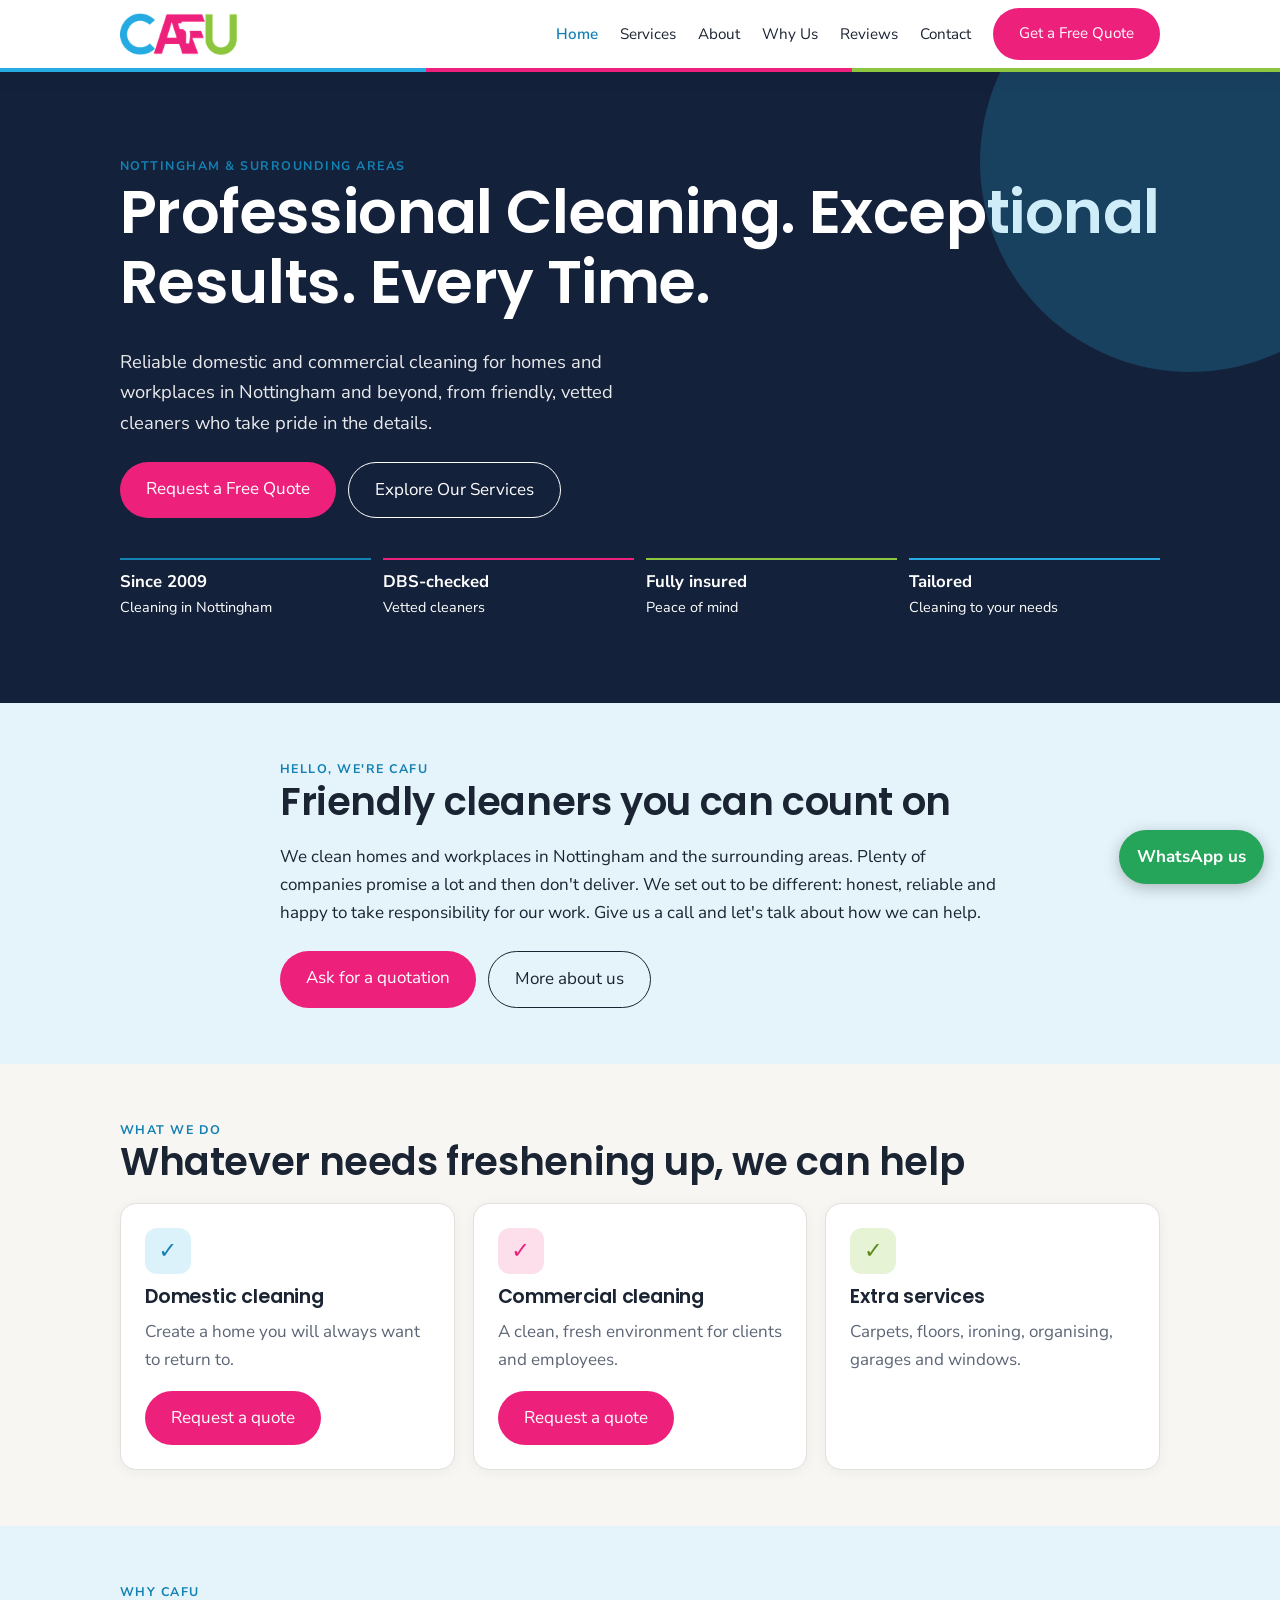
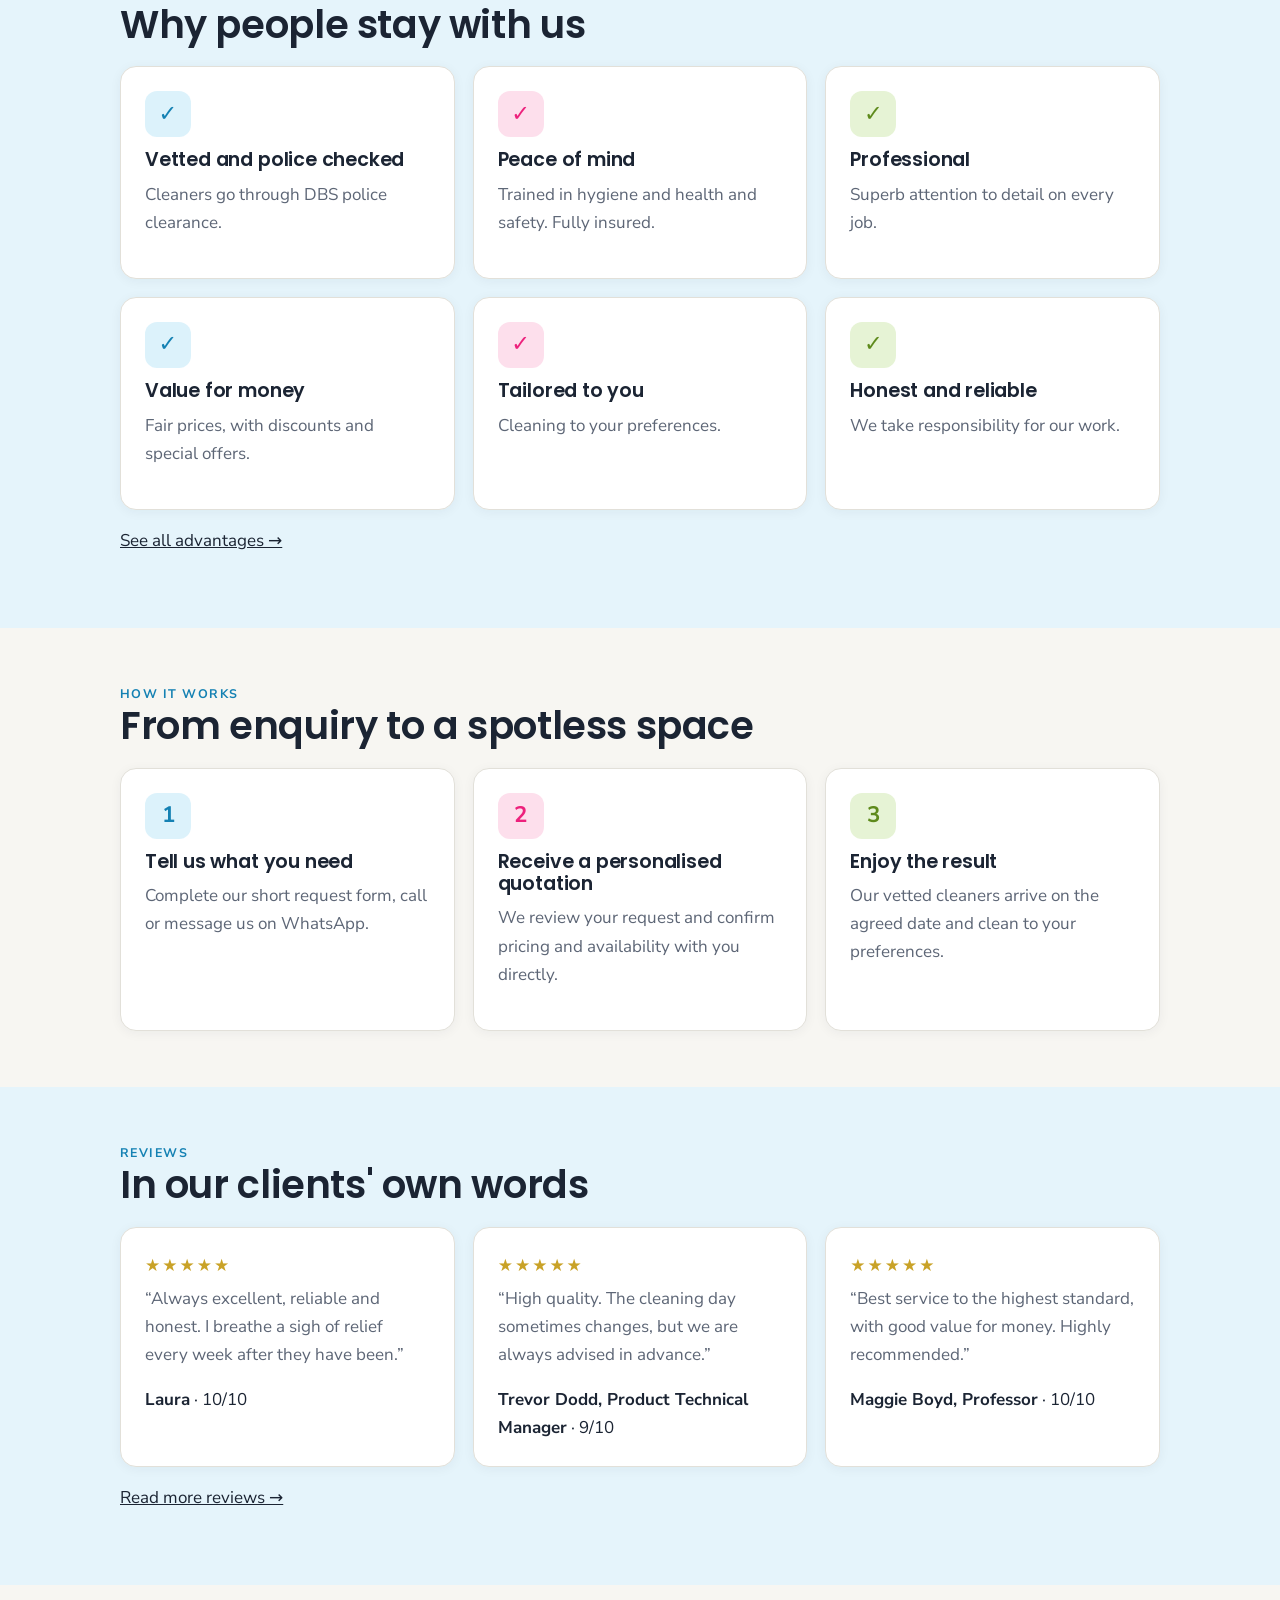
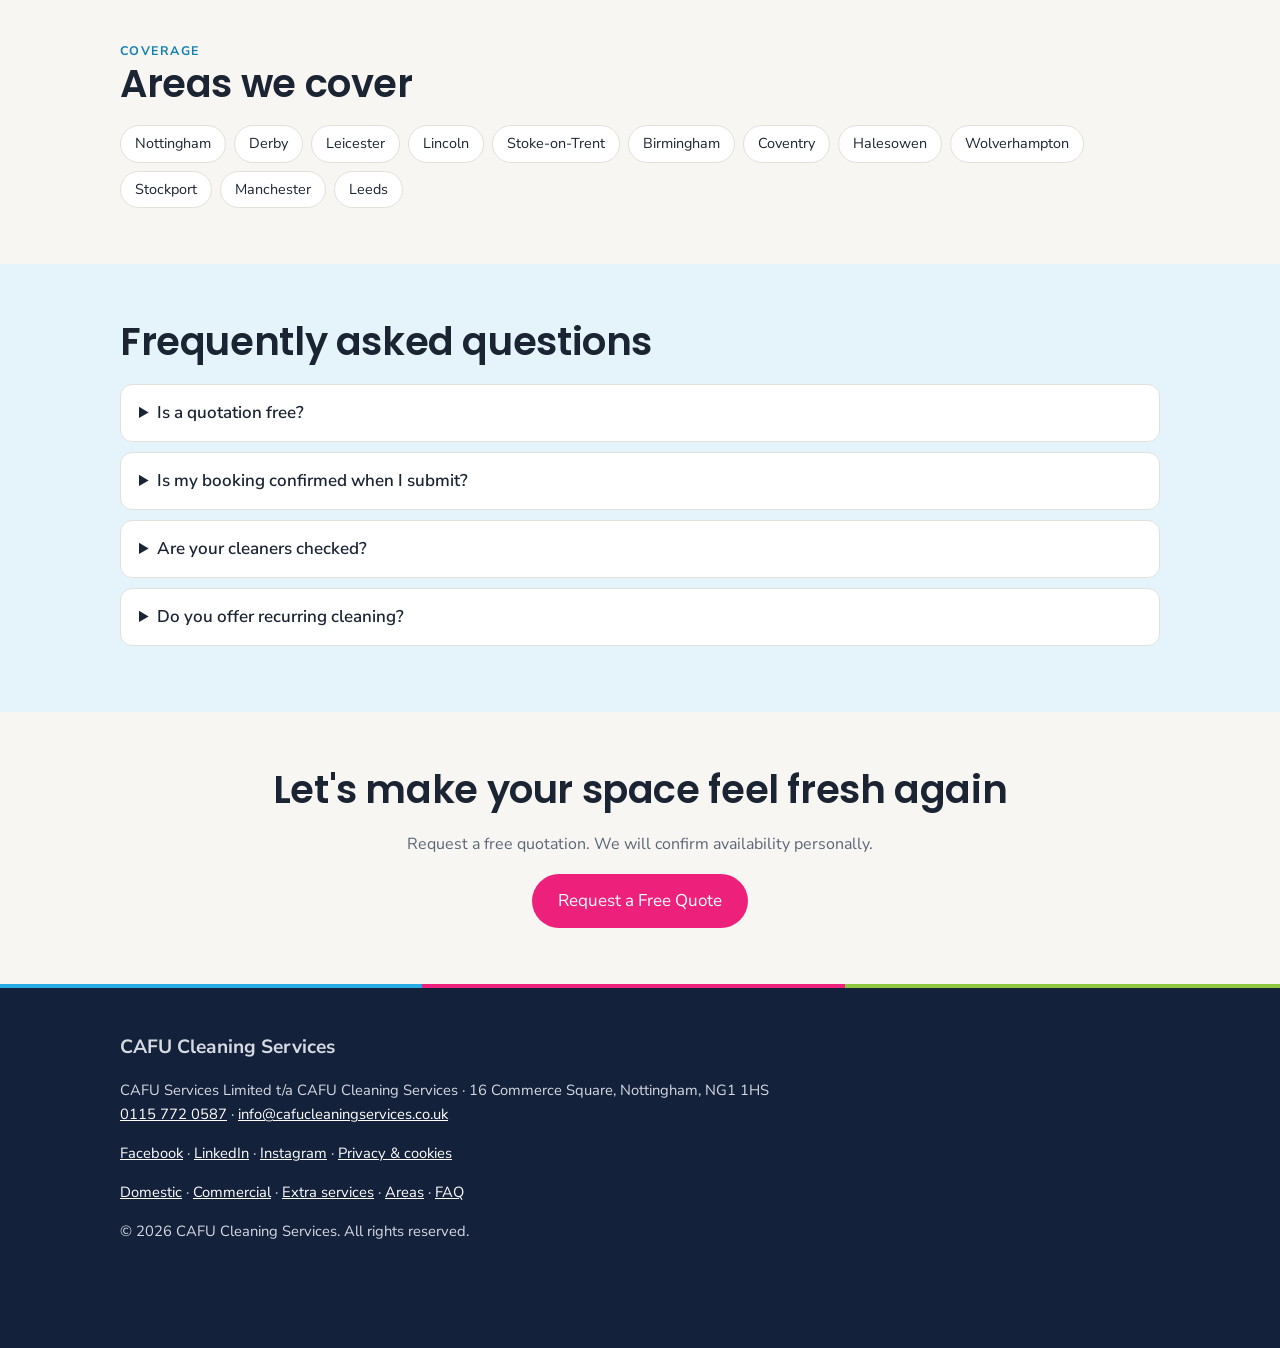
<file: index.html>
<!DOCTYPE html>
<html lang="en-GB"><head><meta charset="utf-8">
<meta name="viewport" content="width=device-width, initial-scale=1, viewport-fit=cover">
<link rel="preconnect" href="https://fonts.googleapis.com"><link rel="preconnect" href="https://fonts.gstatic.com" crossorigin><link href="https://fonts.googleapis.com/css2?family=Nunito+Sans:wght@400;600;700&family=Poppins:wght@500;600;700&display=swap" rel="stylesheet">
<title>CAFU Cleaning Services | Domestic &amp; Commercial Cleaning in Nottingham</title>
<meta name="description" content="Domestic and commercial cleaning in Nottingham since 2009. Request a free, personalised quotation from CAFU Cleaning Services.">
<link rel="stylesheet" href="css/style.css"></head><body data-page="home">
<header><div class="w nav"><a class="logo" href="index.html" aria-label="CAFU Cleaning Services home"><img src="images/imagem-1.png" alt="CAFU Cleaning Services" width="108" height="42" style="display:block;height:42px;width:auto"></a>
<button id="bg" aria-label="Open menu" aria-expanded="false">☰</button>
<nav id="nv" aria-label="Main"><ul><li><a href="index.html">Home</a></li><li><a href="services.html">Services</a></li><li><a href="about.html">About</a></li><li><a href="why-us.html">Why Us</a></li><li><a href="reviews.html">Reviews</a></li><li><a href="contact.html">Contact</a></li><li><a class="btn" href="quote.html">Get a Free Quote</a></li></ul></nav></div></header>
<main>
<div class="pg on" id="p-home">
<div class="hero"><div class="w"><div class="eye">Nottingham &amp; surrounding areas</div><h1>Professional Cleaning. Exceptional Results. Every Time.</h1>
<p>Reliable domestic and commercial cleaning for homes and workplaces in Nottingham and beyond, from friendly, vetted cleaners who take pride in the details.</p>
<div class="row"><a class="btn" href="quote.html">Request a Free Quote</a><a class="btn o" href="services.html">Explore Our Services</a></div>
<div class="tr"><div><b>Since 2009</b>Cleaning in Nottingham</div><div><b>DBS-checked</b>Vetted cleaners</div><div><b>Fully insured</b>Peace of mind</div><div><b>Tailored</b>Cleaning to your needs</div></div></div></div>
<section class="alt"><div class="w" style="max-width:760px"><div class="eye">Hello, we're CAFU</div><h2>Friendly cleaners you can count on</h2><p>We clean homes and workplaces in Nottingham and the surrounding areas. Plenty of companies promise a lot and then don't deliver. We set out to be different: honest, reliable and happy to take responsibility for our work. Give us a call and let's talk about how we can help.</p><div class="row"><a class="btn" href="quote.html">Ask for a quotation</a><a class="btn o" href="about.html">More about us</a></div></div></section>
<section><div class="w"><div class="eye">What we do</div><h2>Whatever needs freshening up, we can help</h2><div class="g" id="feat"></div></div></section>
<section class="alt"><div class="w"><div class="eye">Why CAFU</div><h2>Why people stay with us</h2><div class="g" id="why1"></div><p><a href="why-us.html">See all advantages →</a></p></div></section>
<section><div class="w"><div class="eye">How it works</div><h2>From enquiry to a spotless space</h2><div class="g">
<div class="c"><div class="ic">1</div><h3>Tell us what you need</h3><p>Complete our short request form, call or message us on WhatsApp.</p></div>
<div class="c"><div class="ic">2</div><h3>Receive a personalised quotation</h3><p>We review your request and confirm pricing and availability with you directly.</p></div>
<div class="c"><div class="ic">3</div><h3>Enjoy the result</h3><p>Our vetted cleaners arrive on the agreed date and clean to your preferences.</p></div></div></div></section>
<section class="alt"><div class="w"><div class="eye">Reviews</div><h2>In our clients' own words</h2><div class="g" id="rv1"></div><p><a href="reviews.html">Read more reviews →</a></p></div></section>
<section><div class="w"><div class="eye">Coverage</div><h2>Areas we cover</h2><div class="chips" id="areas"></div></div></section>
<section class="alt"><div class="w"><h2>Frequently asked questions</h2><div id="faq"></div></div></section>
<section><div class="w" style="text-align:center"><h2>Let's make your space feel fresh again</h2><p class="note" style="font-size:1rem">Request a free quotation. We will confirm availability personally.</p><a class="btn" href="quote.html">Request a Free Quote</a></div></section>
</div>
</main>
<footer><div class="w"><b style="font-size:1.2rem;font-family:Poppins,"Segoe UI",sans-serif">CAFU Cleaning Services</b><p>CAFU Services Limited t/a CAFU Cleaning Services · 16 Commerce Square, Nottingham, NG1 1HS<br><a href="tel:01157720587">0115 772 0587</a> · <a href="mailto:info@cafucleaningservices.co.uk">info@cafucleaningservices.co.uk</a></p>
<p><a href="https://www.facebook.com/cafucleaningservices" target="_blank" rel="noopener">Facebook</a> · <a href="https://www.linkedin.com/company/cafu-cleaning-services/" target="_blank" rel="noopener">LinkedIn</a> · <a href="https://www.instagram.com/cafuservicesltd/" target="_blank" rel="noopener">Instagram</a> · <a href="privacy.html">Privacy &amp; cookies</a></p><p><a href="domestic.html">Domestic</a> · <a href="commercial.html">Commercial</a> · <a href="extras.html">Extra services</a> · <a href="areas.html">Areas</a> · <a href="faq.html">FAQ</a></p><p>© 2026 CAFU Cleaning Services. All rights reserved.</p></div></footer>
<a id="wa" href="https://wa.me/447925613559" target="_blank" rel="noopener" aria-label="Message us on WhatsApp">WhatsApp us</a><div id="toast" role="status"></div>
<script src="js/script.js"></script></body></html>
</file>
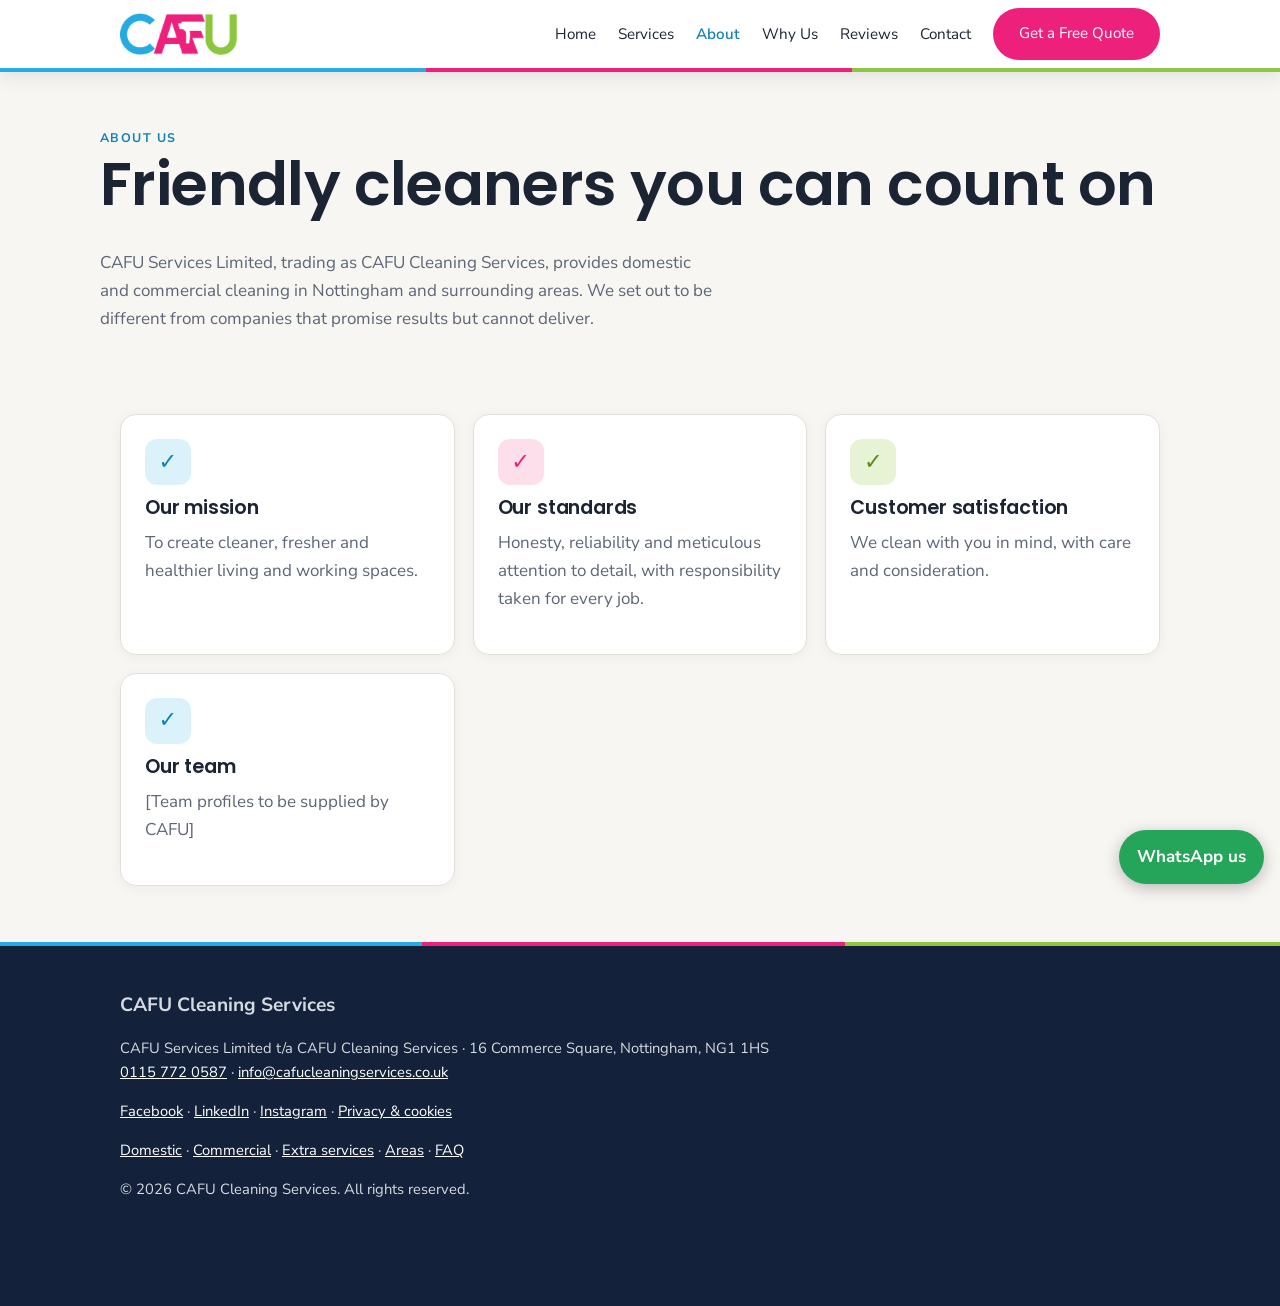
<file: about.html>
<!DOCTYPE html>
<html lang="en-GB"><head><meta charset="utf-8">
<meta name="viewport" content="width=device-width, initial-scale=1, viewport-fit=cover">
<link rel="preconnect" href="https://fonts.googleapis.com"><link rel="preconnect" href="https://fonts.gstatic.com" crossorigin><link href="https://fonts.googleapis.com/css2?family=Nunito+Sans:wght@400;600;700&family=Poppins:wght@500;600;700&display=swap" rel="stylesheet">
<title>About | CAFU Cleaning Services, Nottingham</title>
<meta name="description" content="Domestic and commercial cleaning in Nottingham since 2009. Request a free, personalised quotation from CAFU Cleaning Services.">
<link rel="stylesheet" href="css/style.css"></head><body data-page="about">
<header><div class="w nav"><a class="logo" href="index.html" aria-label="CAFU Cleaning Services home"><img src="images/imagem-1.png" alt="CAFU Cleaning Services" width="108" height="42" style="display:block;height:42px;width:auto"></a>
<button id="bg" aria-label="Open menu" aria-expanded="false">☰</button>
<nav id="nv" aria-label="Main"><ul><li><a href="index.html">Home</a></li><li><a href="services.html">Services</a></li><li><a href="about.html">About</a></li><li><a href="why-us.html">Why Us</a></li><li><a href="reviews.html">Reviews</a></li><li><a href="contact.html">Contact</a></li><li><a class="btn" href="quote.html">Get a Free Quote</a></li></ul></nav></div></header>
<main>
<div class="pg on" id="p-about"><div class="w ph"><div class="eye">About us</div><h1>Friendly cleaners you can count on</h1><p>CAFU Services Limited, trading as CAFU Cleaning Services, provides domestic and commercial cleaning in Nottingham and surrounding areas. We set out to be different from companies that promise results but cannot deliver.</p></div>
<section><div class="w g"><div class="c"><div class="ic">🎯</div><h3>Our mission</h3><p>To create cleaner, fresher and healthier living and working spaces.</p></div>
<div class="c"><div class="ic">✔</div><h3>Our standards</h3><p>Honesty, reliability and meticulous attention to detail, with responsibility taken for every job.</p></div>
<div class="c"><div class="ic">🤝</div><h3>Customer satisfaction</h3><p>We clean with you in mind, with care and consideration.</p></div>
<div class="c"><div class="ic">👥</div><h3>Our team</h3><p>[Team profiles to be supplied by CAFU]</p></div></div></div></section></div>
</main>
<footer><div class="w"><b style="font-size:1.2rem;font-family:Poppins,"Segoe UI",sans-serif">CAFU Cleaning Services</b><p>CAFU Services Limited t/a CAFU Cleaning Services · 16 Commerce Square, Nottingham, NG1 1HS<br><a href="tel:01157720587">0115 772 0587</a> · <a href="mailto:info@cafucleaningservices.co.uk">info@cafucleaningservices.co.uk</a></p>
<p><a href="https://www.facebook.com/cafucleaningservices" target="_blank" rel="noopener">Facebook</a> · <a href="https://www.linkedin.com/company/cafu-cleaning-services/" target="_blank" rel="noopener">LinkedIn</a> · <a href="https://www.instagram.com/cafuservicesltd/" target="_blank" rel="noopener">Instagram</a> · <a href="privacy.html">Privacy &amp; cookies</a></p><p><a href="domestic.html">Domestic</a> · <a href="commercial.html">Commercial</a> · <a href="extras.html">Extra services</a> · <a href="areas.html">Areas</a> · <a href="faq.html">FAQ</a></p><p>© 2026 CAFU Cleaning Services. All rights reserved.</p></div></footer>
<a id="wa" href="https://wa.me/447925613559" target="_blank" rel="noopener" aria-label="Message us on WhatsApp">WhatsApp us</a><div id="toast" role="status"></div>
<script src="js/script.js"></script></body></html>
</file>
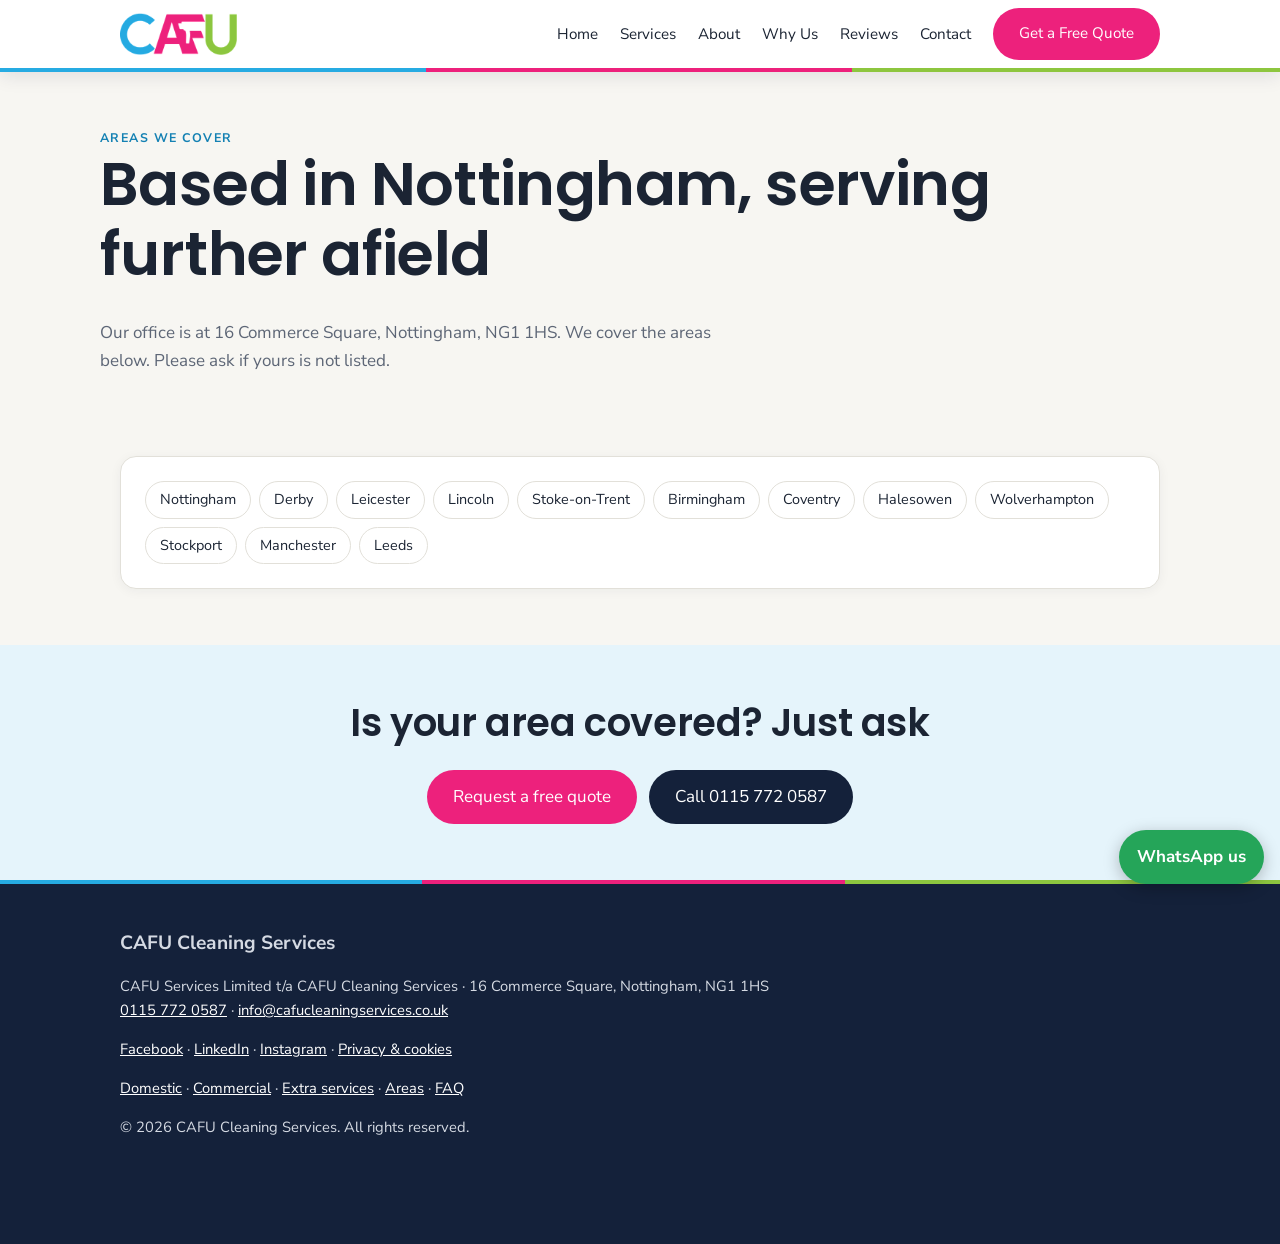
<file: areas.html>
<!DOCTYPE html>
<html lang="en-GB"><head><meta charset="utf-8">
<meta name="viewport" content="width=device-width, initial-scale=1, viewport-fit=cover">
<link rel="preconnect" href="https://fonts.googleapis.com"><link rel="preconnect" href="https://fonts.gstatic.com" crossorigin><link href="https://fonts.googleapis.com/css2?family=Nunito+Sans:wght@400;600;700&family=Poppins:wght@500;600;700&display=swap" rel="stylesheet">
<title>Areas | CAFU Cleaning Services, Nottingham</title>
<meta name="description" content="Domestic and commercial cleaning in Nottingham since 2009. Request a free, personalised quotation from CAFU Cleaning Services.">
<link rel="stylesheet" href="css/style.css"></head><body data-page="areas">
<header><div class="w nav"><a class="logo" href="index.html" aria-label="CAFU Cleaning Services home"><img src="images/imagem-1.png" alt="CAFU Cleaning Services" width="108" height="42" style="display:block;height:42px;width:auto"></a>
<button id="bg" aria-label="Open menu" aria-expanded="false">☰</button>
<nav id="nv" aria-label="Main"><ul><li><a href="index.html">Home</a></li><li><a href="services.html">Services</a></li><li><a href="about.html">About</a></li><li><a href="why-us.html">Why Us</a></li><li><a href="reviews.html">Reviews</a></li><li><a href="contact.html">Contact</a></li><li><a class="btn" href="quote.html">Get a Free Quote</a></li></ul></nav></div></header>
<main>
<div class="pg on" id="p-areas"></div>
</main>
<footer><div class="w"><b style="font-size:1.2rem;font-family:Poppins,"Segoe UI",sans-serif">CAFU Cleaning Services</b><p>CAFU Services Limited t/a CAFU Cleaning Services · 16 Commerce Square, Nottingham, NG1 1HS<br><a href="tel:01157720587">0115 772 0587</a> · <a href="mailto:info@cafucleaningservices.co.uk">info@cafucleaningservices.co.uk</a></p>
<p><a href="https://www.facebook.com/cafucleaningservices" target="_blank" rel="noopener">Facebook</a> · <a href="https://www.linkedin.com/company/cafu-cleaning-services/" target="_blank" rel="noopener">LinkedIn</a> · <a href="https://www.instagram.com/cafuservicesltd/" target="_blank" rel="noopener">Instagram</a> · <a href="privacy.html">Privacy &amp; cookies</a></p><p><a href="domestic.html">Domestic</a> · <a href="commercial.html">Commercial</a> · <a href="extras.html">Extra services</a> · <a href="areas.html">Areas</a> · <a href="faq.html">FAQ</a></p><p>© 2026 CAFU Cleaning Services. All rights reserved.</p></div></footer>
<a id="wa" href="https://wa.me/447925613559" target="_blank" rel="noopener" aria-label="Message us on WhatsApp">WhatsApp us</a><div id="toast" role="status"></div>
<script src="js/script.js"></script></body></html>
</file>
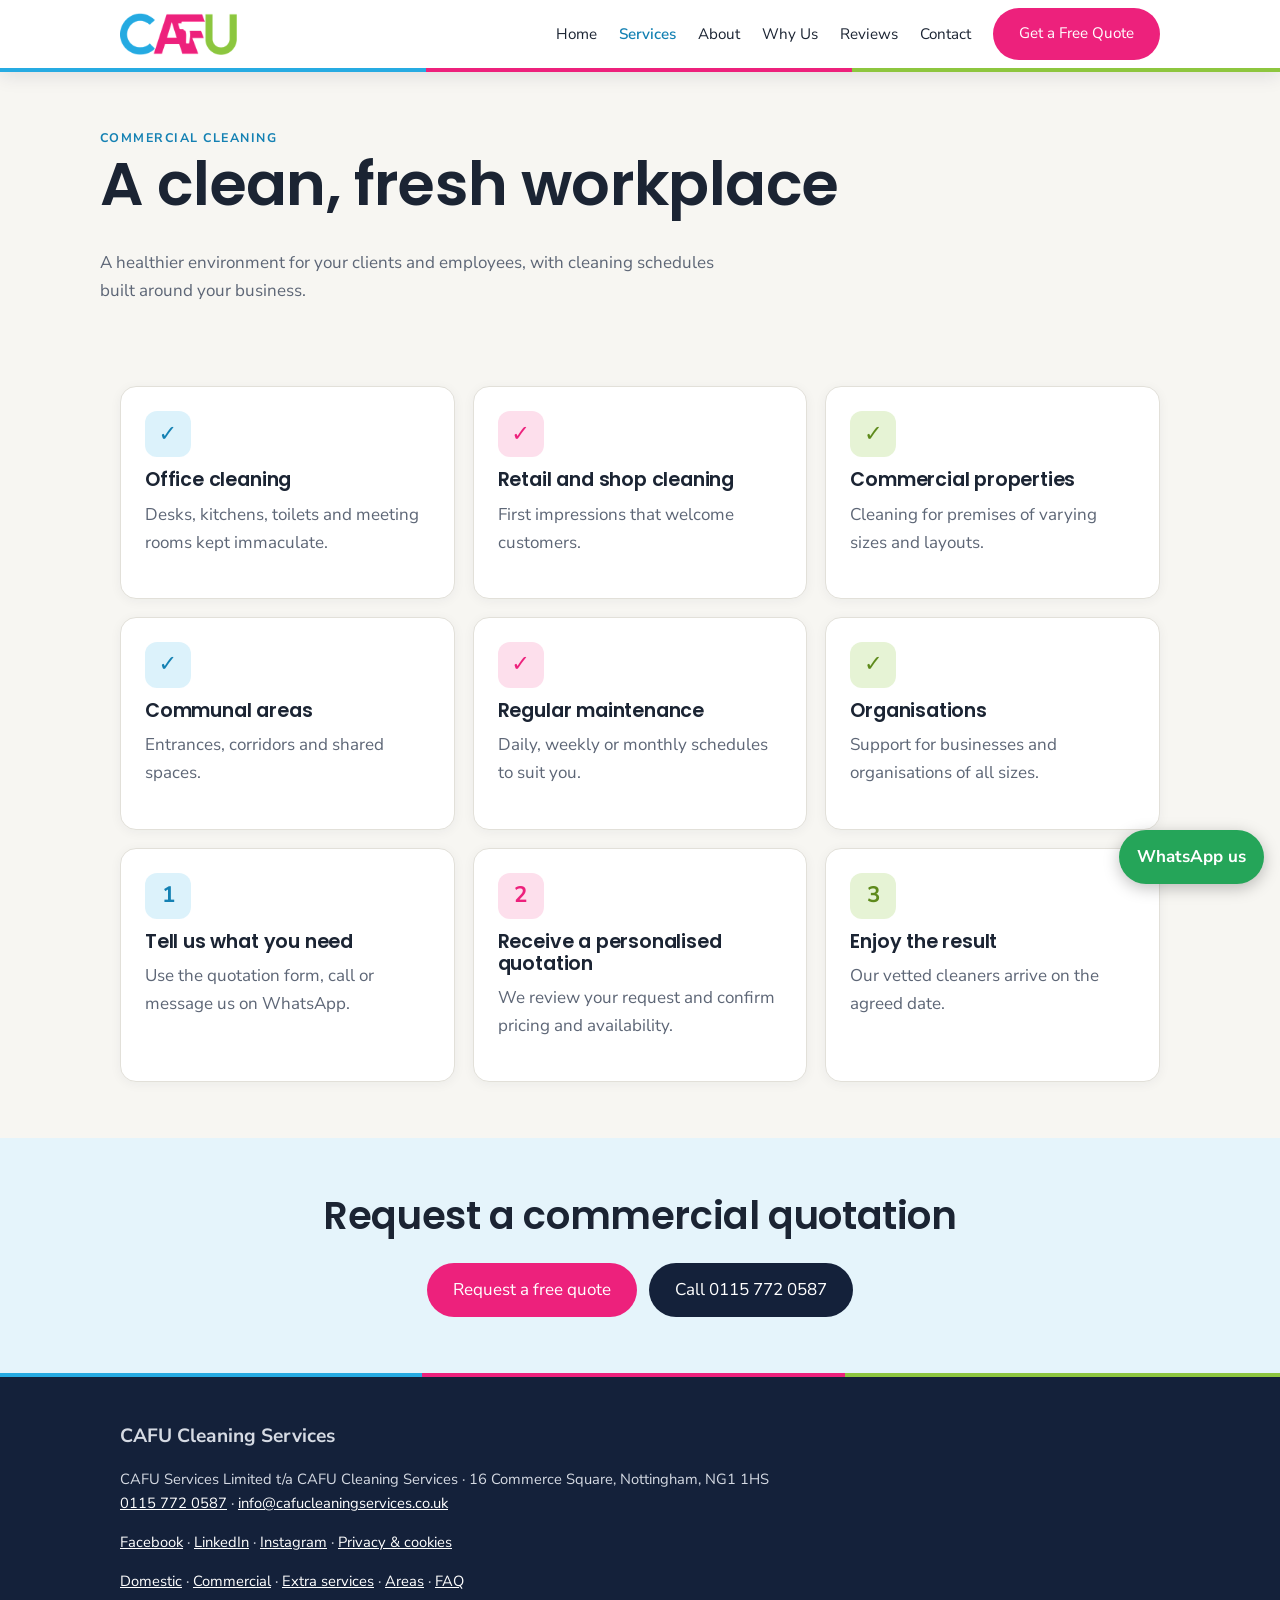
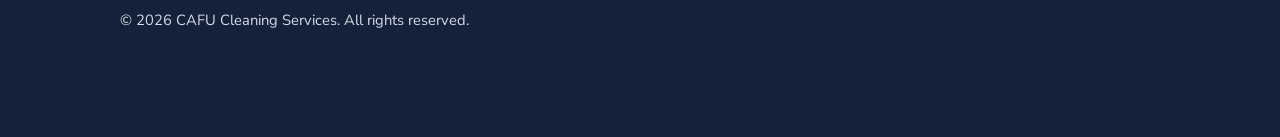
<file: commercial.html>
<!DOCTYPE html>
<html lang="en-GB"><head><meta charset="utf-8">
<meta name="viewport" content="width=device-width, initial-scale=1, viewport-fit=cover">
<link rel="preconnect" href="https://fonts.googleapis.com"><link rel="preconnect" href="https://fonts.gstatic.com" crossorigin><link href="https://fonts.googleapis.com/css2?family=Nunito+Sans:wght@400;600;700&family=Poppins:wght@500;600;700&display=swap" rel="stylesheet">
<title>Commercial | CAFU Cleaning Services, Nottingham</title>
<meta name="description" content="Domestic and commercial cleaning in Nottingham since 2009. Request a free, personalised quotation from CAFU Cleaning Services.">
<link rel="stylesheet" href="css/style.css"></head><body data-page="commercial">
<header><div class="w nav"><a class="logo" href="index.html" aria-label="CAFU Cleaning Services home"><img src="images/imagem-1.png" alt="CAFU Cleaning Services" width="108" height="42" style="display:block;height:42px;width:auto"></a>
<button id="bg" aria-label="Open menu" aria-expanded="false">☰</button>
<nav id="nv" aria-label="Main"><ul><li><a href="index.html">Home</a></li><li><a href="services.html">Services</a></li><li><a href="about.html">About</a></li><li><a href="why-us.html">Why Us</a></li><li><a href="reviews.html">Reviews</a></li><li><a href="contact.html">Contact</a></li><li><a class="btn" href="quote.html">Get a Free Quote</a></li></ul></nav></div></header>
<main>
<div class="pg on" id="p-commercial"></div>
</main>
<footer><div class="w"><b style="font-size:1.2rem;font-family:Poppins,"Segoe UI",sans-serif">CAFU Cleaning Services</b><p>CAFU Services Limited t/a CAFU Cleaning Services · 16 Commerce Square, Nottingham, NG1 1HS<br><a href="tel:01157720587">0115 772 0587</a> · <a href="mailto:info@cafucleaningservices.co.uk">info@cafucleaningservices.co.uk</a></p>
<p><a href="https://www.facebook.com/cafucleaningservices" target="_blank" rel="noopener">Facebook</a> · <a href="https://www.linkedin.com/company/cafu-cleaning-services/" target="_blank" rel="noopener">LinkedIn</a> · <a href="https://www.instagram.com/cafuservicesltd/" target="_blank" rel="noopener">Instagram</a> · <a href="privacy.html">Privacy &amp; cookies</a></p><p><a href="domestic.html">Domestic</a> · <a href="commercial.html">Commercial</a> · <a href="extras.html">Extra services</a> · <a href="areas.html">Areas</a> · <a href="faq.html">FAQ</a></p><p>© 2026 CAFU Cleaning Services. All rights reserved.</p></div></footer>
<a id="wa" href="https://wa.me/447925613559" target="_blank" rel="noopener" aria-label="Message us on WhatsApp">WhatsApp us</a><div id="toast" role="status"></div>
<script src="js/script.js"></script></body></html>
</file>
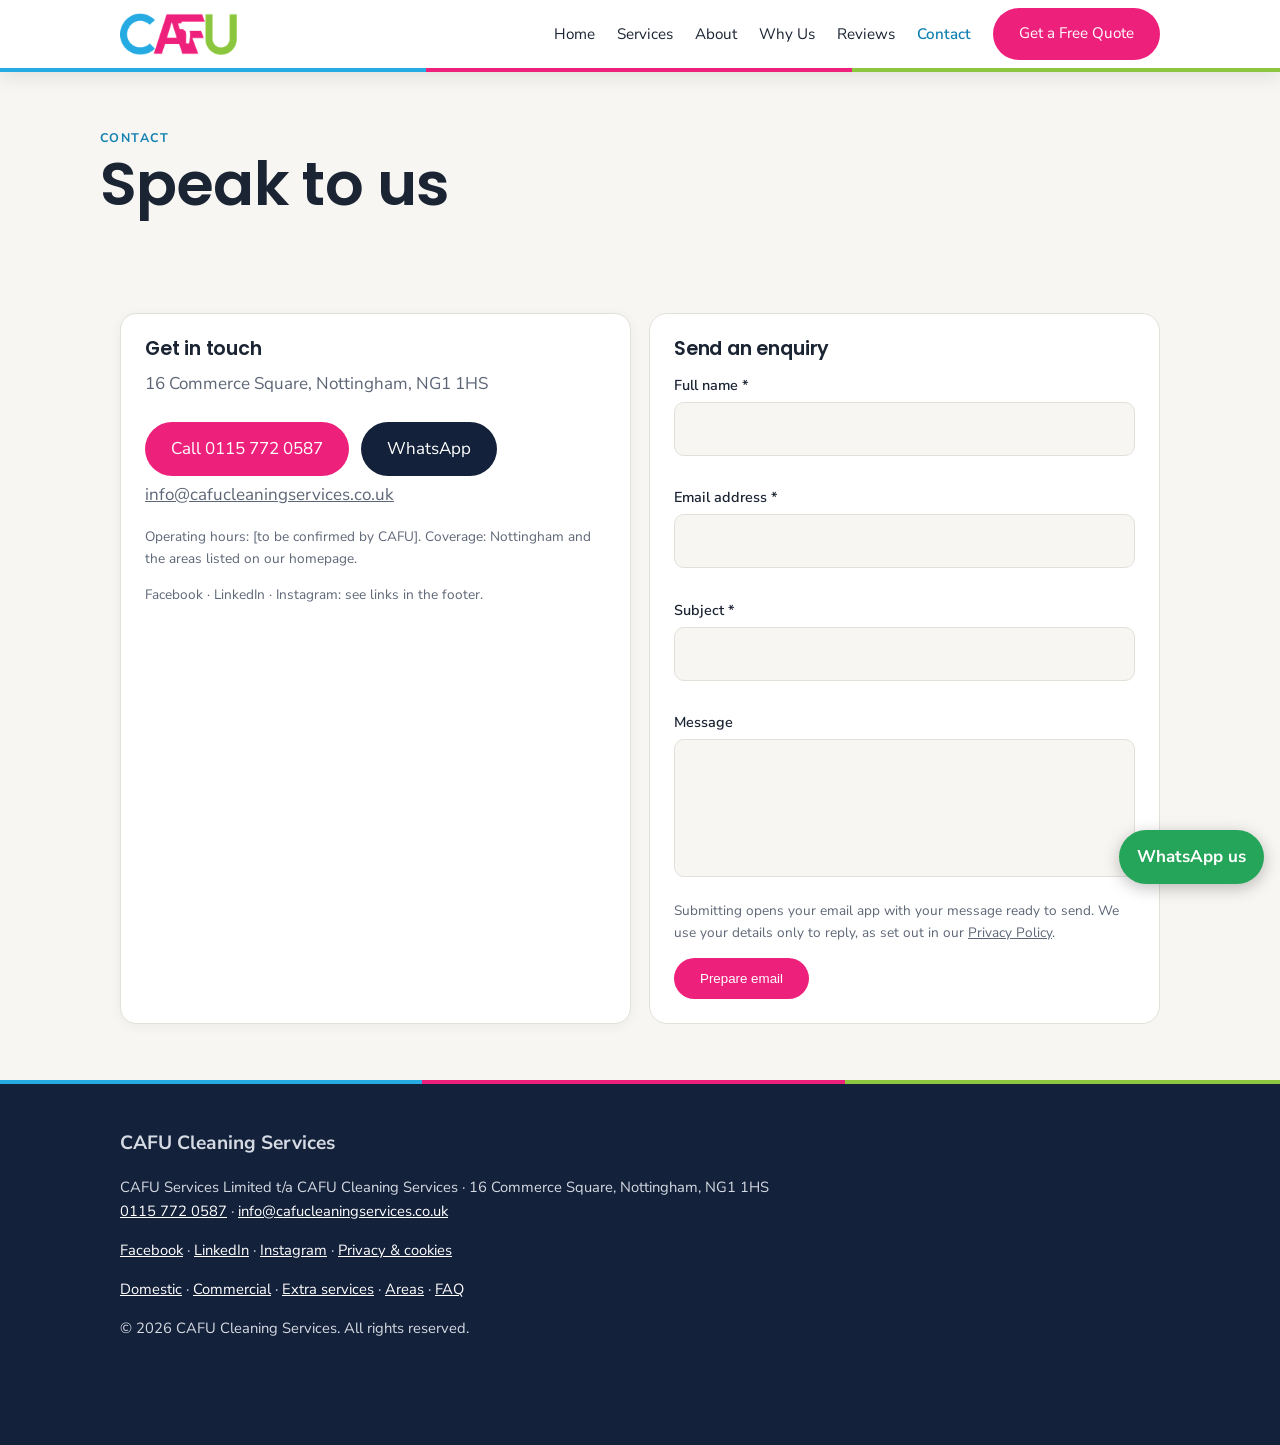
<file: contact.html>
<!DOCTYPE html>
<html lang="en-GB"><head><meta charset="utf-8">
<meta name="viewport" content="width=device-width, initial-scale=1, viewport-fit=cover">
<link rel="preconnect" href="https://fonts.googleapis.com"><link rel="preconnect" href="https://fonts.gstatic.com" crossorigin><link href="https://fonts.googleapis.com/css2?family=Nunito+Sans:wght@400;600;700&family=Poppins:wght@500;600;700&display=swap" rel="stylesheet">
<title>Contact | CAFU Cleaning Services, Nottingham</title>
<meta name="description" content="Domestic and commercial cleaning in Nottingham since 2009. Request a free, personalised quotation from CAFU Cleaning Services.">
<link rel="stylesheet" href="css/style.css"></head><body data-page="contact">
<header><div class="w nav"><a class="logo" href="index.html" aria-label="CAFU Cleaning Services home"><img src="images/imagem-1.png" alt="CAFU Cleaning Services" width="108" height="42" style="display:block;height:42px;width:auto"></a>
<button id="bg" aria-label="Open menu" aria-expanded="false">☰</button>
<nav id="nv" aria-label="Main"><ul><li><a href="index.html">Home</a></li><li><a href="services.html">Services</a></li><li><a href="about.html">About</a></li><li><a href="why-us.html">Why Us</a></li><li><a href="reviews.html">Reviews</a></li><li><a href="contact.html">Contact</a></li><li><a class="btn" href="quote.html">Get a Free Quote</a></li></ul></nav></div></header>
<main>
<div class="pg on" id="p-contact"><div class="w ph"><div class="eye">Contact</div><h1>Speak to us</h1></div>
<section><div class="w g"><div class="c"><h3>Get in touch</h3><p>16 Commerce Square, Nottingham, NG1 1HS</p>
<div class="row"><a class="btn" href="tel:01157720587">Call 0115 772 0587</a><a class="btn d" href="https://wa.me/447925613559" target="_blank" rel="noopener">WhatsApp</a></div>
<p><a href="mailto:info@cafucleaningservices.co.uk">info@cafucleaningservices.co.uk</a></p><p class="note">Operating hours: [to be confirmed by CAFU]. Coverage: Nottingham and the areas listed on our homepage.</p>
<p class="note">Facebook · LinkedIn · Instagram: see links in the footer.</p></div>
<form id="cf" novalidate><h3>Send an enquiry</h3><label for="cn">Full name *</label><input id="cn" name="Name" autocomplete="name"><div class="er"></div>
<label for="ce">Email address *</label><input id="ce" type="email" name="Email" autocomplete="email"><div class="er"></div>
<label for="cs">Subject *</label><input id="cs" name="Subject"><div class="er"></div><label for="cm">Message</label><textarea id="cm" rows="4" name="Message"></textarea>
<p class="note">Submitting opens your email app with your message ready to send. We use your details only to reply, as set out in our <a href="https://cafucleaningservices.co.uk/privacy-policy/" target="_blank" rel="noopener">Privacy Policy</a>.</p><button class="btn" type="submit">Prepare email</button></form></div></section></div>
</main>
<footer><div class="w"><b style="font-size:1.2rem;font-family:Poppins,"Segoe UI",sans-serif">CAFU Cleaning Services</b><p>CAFU Services Limited t/a CAFU Cleaning Services · 16 Commerce Square, Nottingham, NG1 1HS<br><a href="tel:01157720587">0115 772 0587</a> · <a href="mailto:info@cafucleaningservices.co.uk">info@cafucleaningservices.co.uk</a></p>
<p><a href="https://www.facebook.com/cafucleaningservices" target="_blank" rel="noopener">Facebook</a> · <a href="https://www.linkedin.com/company/cafu-cleaning-services/" target="_blank" rel="noopener">LinkedIn</a> · <a href="https://www.instagram.com/cafuservicesltd/" target="_blank" rel="noopener">Instagram</a> · <a href="privacy.html">Privacy &amp; cookies</a></p><p><a href="domestic.html">Domestic</a> · <a href="commercial.html">Commercial</a> · <a href="extras.html">Extra services</a> · <a href="areas.html">Areas</a> · <a href="faq.html">FAQ</a></p><p>© 2026 CAFU Cleaning Services. All rights reserved.</p></div></footer>
<a id="wa" href="https://wa.me/447925613559" target="_blank" rel="noopener" aria-label="Message us on WhatsApp">WhatsApp us</a><div id="toast" role="status"></div>
<script src="js/script.js"></script></body></html>
</file>
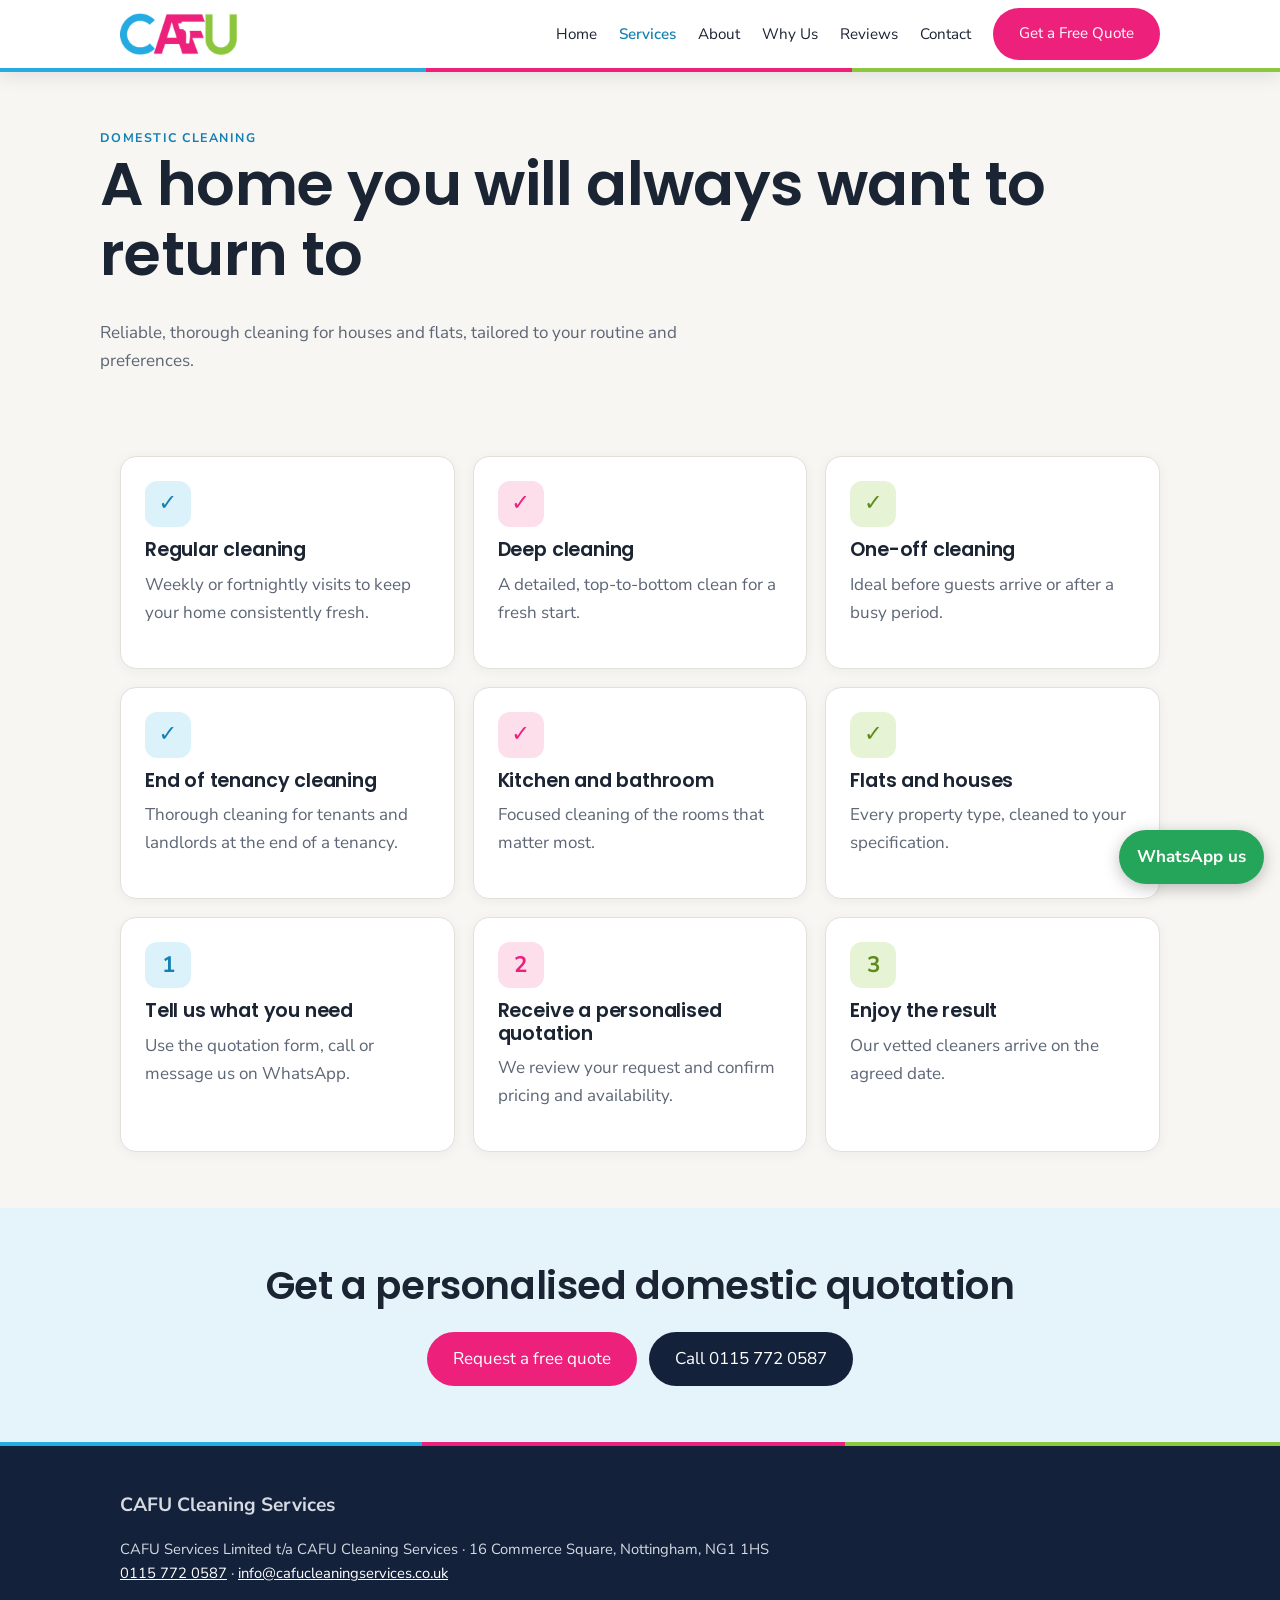
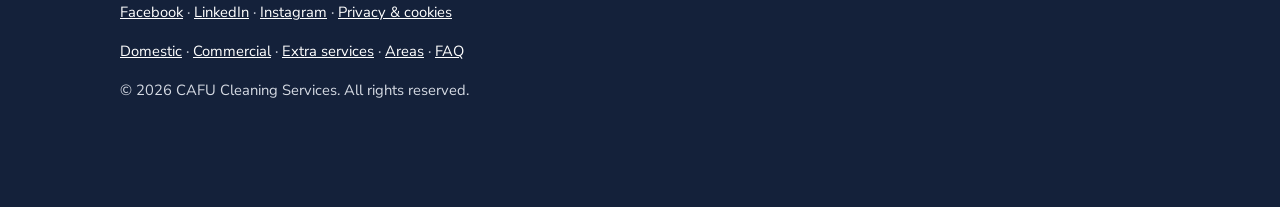
<file: domestic.html>
<!DOCTYPE html>
<html lang="en-GB"><head><meta charset="utf-8">
<meta name="viewport" content="width=device-width, initial-scale=1, viewport-fit=cover">
<link rel="preconnect" href="https://fonts.googleapis.com"><link rel="preconnect" href="https://fonts.gstatic.com" crossorigin><link href="https://fonts.googleapis.com/css2?family=Nunito+Sans:wght@400;600;700&family=Poppins:wght@500;600;700&display=swap" rel="stylesheet">
<title>Domestic | CAFU Cleaning Services, Nottingham</title>
<meta name="description" content="Domestic and commercial cleaning in Nottingham since 2009. Request a free, personalised quotation from CAFU Cleaning Services.">
<link rel="stylesheet" href="css/style.css"></head><body data-page="domestic">
<header><div class="w nav"><a class="logo" href="index.html" aria-label="CAFU Cleaning Services home"><img src="images/imagem-1.png" alt="CAFU Cleaning Services" width="108" height="42" style="display:block;height:42px;width:auto"></a>
<button id="bg" aria-label="Open menu" aria-expanded="false">☰</button>
<nav id="nv" aria-label="Main"><ul><li><a href="index.html">Home</a></li><li><a href="services.html">Services</a></li><li><a href="about.html">About</a></li><li><a href="why-us.html">Why Us</a></li><li><a href="reviews.html">Reviews</a></li><li><a href="contact.html">Contact</a></li><li><a class="btn" href="quote.html">Get a Free Quote</a></li></ul></nav></div></header>
<main>
<div class="pg on" id="p-domestic"></div>
</main>
<footer><div class="w"><b style="font-size:1.2rem;font-family:Poppins,"Segoe UI",sans-serif">CAFU Cleaning Services</b><p>CAFU Services Limited t/a CAFU Cleaning Services · 16 Commerce Square, Nottingham, NG1 1HS<br><a href="tel:01157720587">0115 772 0587</a> · <a href="mailto:info@cafucleaningservices.co.uk">info@cafucleaningservices.co.uk</a></p>
<p><a href="https://www.facebook.com/cafucleaningservices" target="_blank" rel="noopener">Facebook</a> · <a href="https://www.linkedin.com/company/cafu-cleaning-services/" target="_blank" rel="noopener">LinkedIn</a> · <a href="https://www.instagram.com/cafuservicesltd/" target="_blank" rel="noopener">Instagram</a> · <a href="privacy.html">Privacy &amp; cookies</a></p><p><a href="domestic.html">Domestic</a> · <a href="commercial.html">Commercial</a> · <a href="extras.html">Extra services</a> · <a href="areas.html">Areas</a> · <a href="faq.html">FAQ</a></p><p>© 2026 CAFU Cleaning Services. All rights reserved.</p></div></footer>
<a id="wa" href="https://wa.me/447925613559" target="_blank" rel="noopener" aria-label="Message us on WhatsApp">WhatsApp us</a><div id="toast" role="status"></div>
<script src="js/script.js"></script></body></html>
</file>
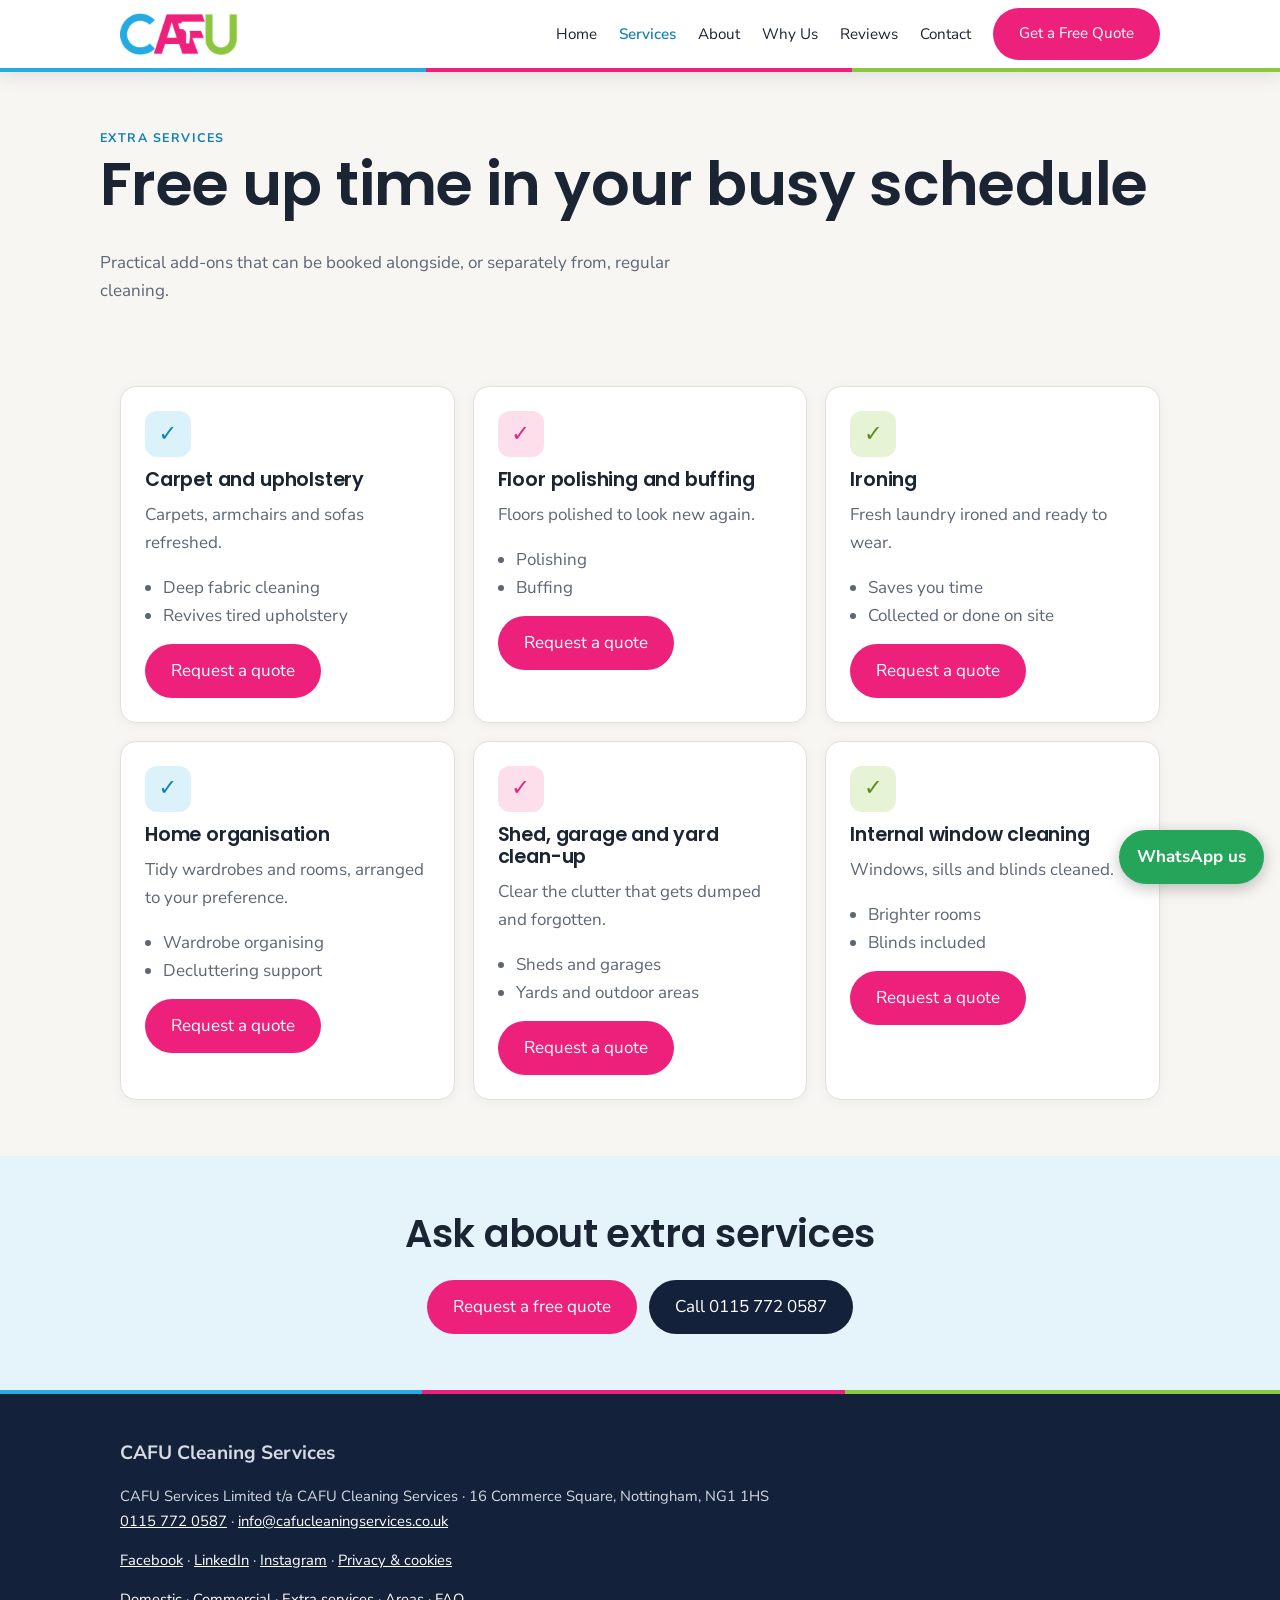
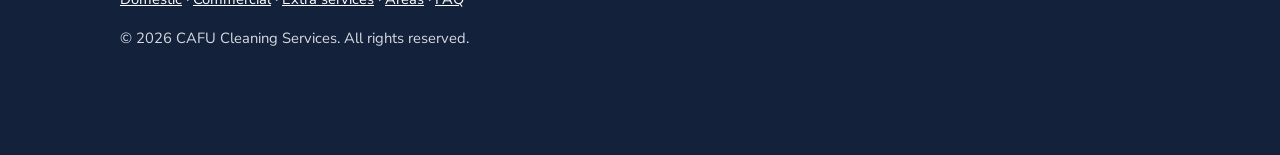
<file: extras.html>
<!DOCTYPE html>
<html lang="en-GB"><head><meta charset="utf-8">
<meta name="viewport" content="width=device-width, initial-scale=1, viewport-fit=cover">
<link rel="preconnect" href="https://fonts.googleapis.com"><link rel="preconnect" href="https://fonts.gstatic.com" crossorigin><link href="https://fonts.googleapis.com/css2?family=Nunito+Sans:wght@400;600;700&family=Poppins:wght@500;600;700&display=swap" rel="stylesheet">
<title>Extras | CAFU Cleaning Services, Nottingham</title>
<meta name="description" content="Domestic and commercial cleaning in Nottingham since 2009. Request a free, personalised quotation from CAFU Cleaning Services.">
<link rel="stylesheet" href="css/style.css"></head><body data-page="extras">
<header><div class="w nav"><a class="logo" href="index.html" aria-label="CAFU Cleaning Services home"><img src="images/imagem-1.png" alt="CAFU Cleaning Services" width="108" height="42" style="display:block;height:42px;width:auto"></a>
<button id="bg" aria-label="Open menu" aria-expanded="false">☰</button>
<nav id="nv" aria-label="Main"><ul><li><a href="index.html">Home</a></li><li><a href="services.html">Services</a></li><li><a href="about.html">About</a></li><li><a href="why-us.html">Why Us</a></li><li><a href="reviews.html">Reviews</a></li><li><a href="contact.html">Contact</a></li><li><a class="btn" href="quote.html">Get a Free Quote</a></li></ul></nav></div></header>
<main>
<div class="pg on" id="p-extras"></div>
</main>
<footer><div class="w"><b style="font-size:1.2rem;font-family:Poppins,"Segoe UI",sans-serif">CAFU Cleaning Services</b><p>CAFU Services Limited t/a CAFU Cleaning Services · 16 Commerce Square, Nottingham, NG1 1HS<br><a href="tel:01157720587">0115 772 0587</a> · <a href="mailto:info@cafucleaningservices.co.uk">info@cafucleaningservices.co.uk</a></p>
<p><a href="https://www.facebook.com/cafucleaningservices" target="_blank" rel="noopener">Facebook</a> · <a href="https://www.linkedin.com/company/cafu-cleaning-services/" target="_blank" rel="noopener">LinkedIn</a> · <a href="https://www.instagram.com/cafuservicesltd/" target="_blank" rel="noopener">Instagram</a> · <a href="privacy.html">Privacy &amp; cookies</a></p><p><a href="domestic.html">Domestic</a> · <a href="commercial.html">Commercial</a> · <a href="extras.html">Extra services</a> · <a href="areas.html">Areas</a> · <a href="faq.html">FAQ</a></p><p>© 2026 CAFU Cleaning Services. All rights reserved.</p></div></footer>
<a id="wa" href="https://wa.me/447925613559" target="_blank" rel="noopener" aria-label="Message us on WhatsApp">WhatsApp us</a><div id="toast" role="status"></div>
<script src="js/script.js"></script></body></html>
</file>
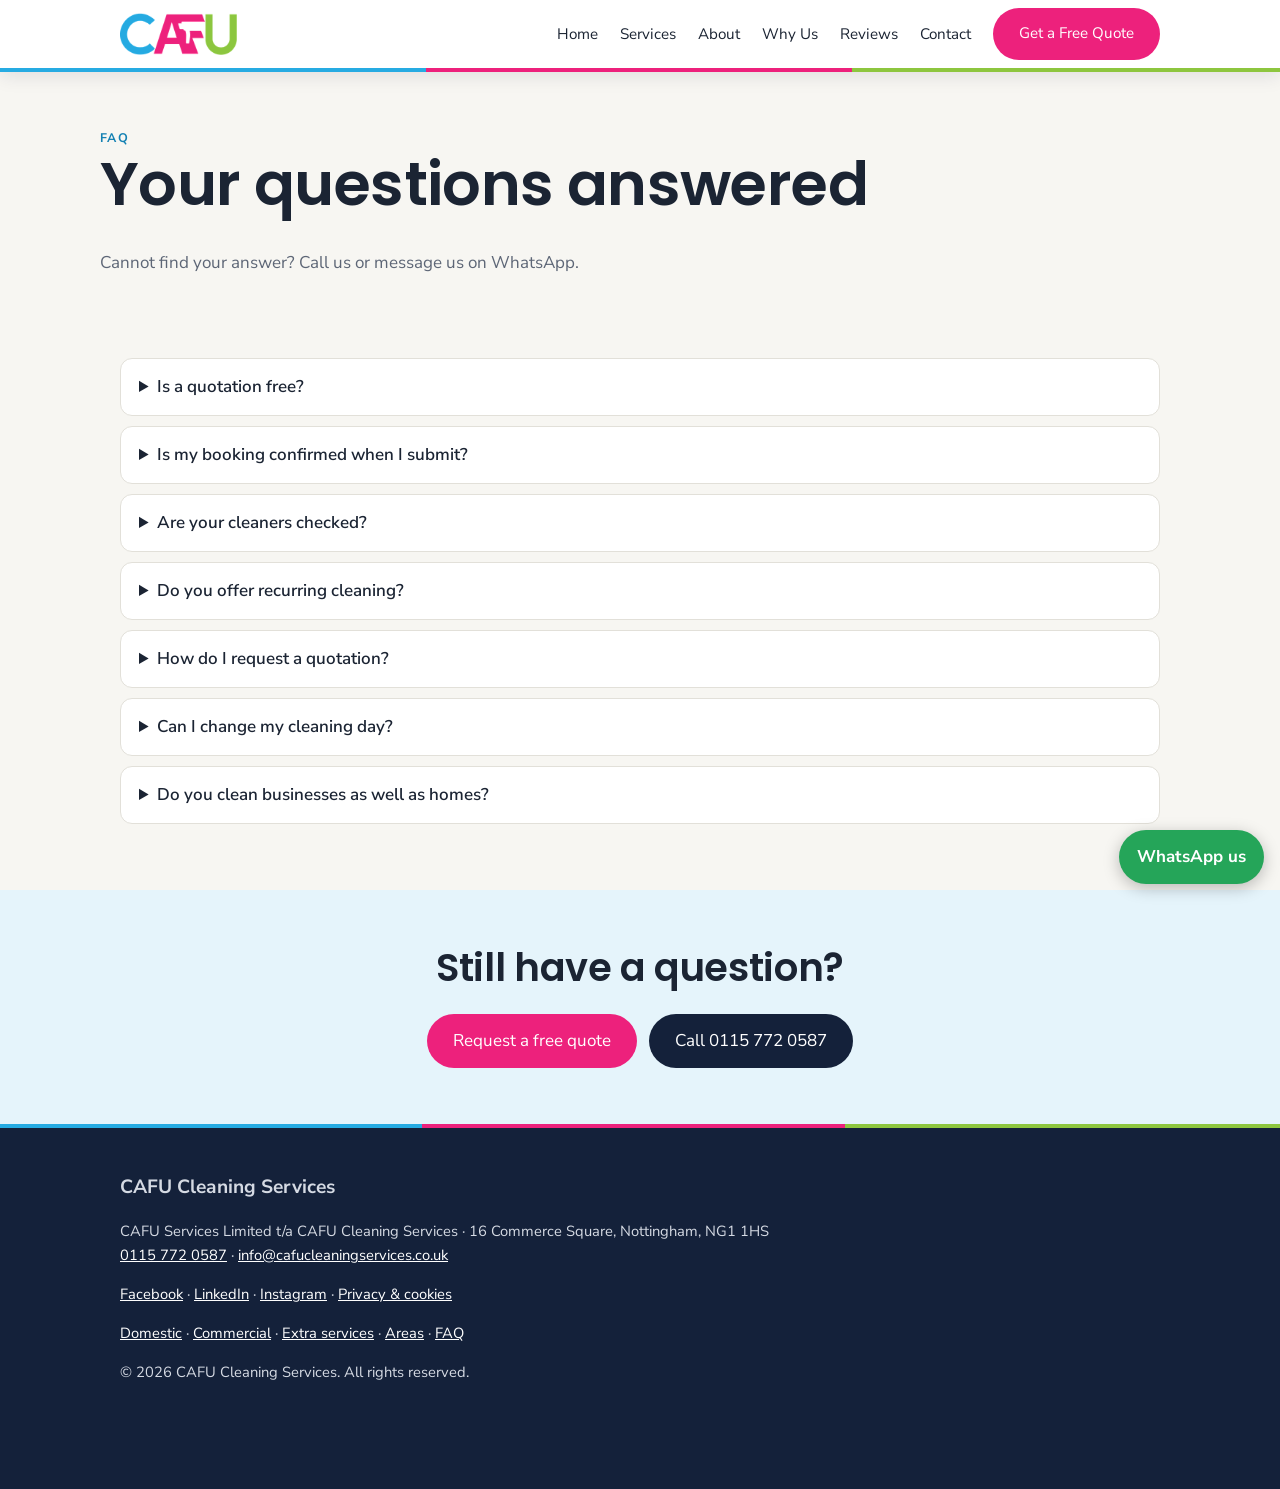
<file: faq.html>
<!DOCTYPE html>
<html lang="en-GB"><head><meta charset="utf-8">
<meta name="viewport" content="width=device-width, initial-scale=1, viewport-fit=cover">
<link rel="preconnect" href="https://fonts.googleapis.com"><link rel="preconnect" href="https://fonts.gstatic.com" crossorigin><link href="https://fonts.googleapis.com/css2?family=Nunito+Sans:wght@400;600;700&family=Poppins:wght@500;600;700&display=swap" rel="stylesheet">
<title>Faq | CAFU Cleaning Services, Nottingham</title>
<meta name="description" content="Domestic and commercial cleaning in Nottingham since 2009. Request a free, personalised quotation from CAFU Cleaning Services.">
<link rel="stylesheet" href="css/style.css"></head><body data-page="faq">
<header><div class="w nav"><a class="logo" href="index.html" aria-label="CAFU Cleaning Services home"><img src="images/imagem-1.png" alt="CAFU Cleaning Services" width="108" height="42" style="display:block;height:42px;width:auto"></a>
<button id="bg" aria-label="Open menu" aria-expanded="false">☰</button>
<nav id="nv" aria-label="Main"><ul><li><a href="index.html">Home</a></li><li><a href="services.html">Services</a></li><li><a href="about.html">About</a></li><li><a href="why-us.html">Why Us</a></li><li><a href="reviews.html">Reviews</a></li><li><a href="contact.html">Contact</a></li><li><a class="btn" href="quote.html">Get a Free Quote</a></li></ul></nav></div></header>
<main>
<div class="pg on" id="p-faq"></div>
</main>
<footer><div class="w"><b style="font-size:1.2rem;font-family:Poppins,"Segoe UI",sans-serif">CAFU Cleaning Services</b><p>CAFU Services Limited t/a CAFU Cleaning Services · 16 Commerce Square, Nottingham, NG1 1HS<br><a href="tel:01157720587">0115 772 0587</a> · <a href="mailto:info@cafucleaningservices.co.uk">info@cafucleaningservices.co.uk</a></p>
<p><a href="https://www.facebook.com/cafucleaningservices" target="_blank" rel="noopener">Facebook</a> · <a href="https://www.linkedin.com/company/cafu-cleaning-services/" target="_blank" rel="noopener">LinkedIn</a> · <a href="https://www.instagram.com/cafuservicesltd/" target="_blank" rel="noopener">Instagram</a> · <a href="privacy.html">Privacy &amp; cookies</a></p><p><a href="domestic.html">Domestic</a> · <a href="commercial.html">Commercial</a> · <a href="extras.html">Extra services</a> · <a href="areas.html">Areas</a> · <a href="faq.html">FAQ</a></p><p>© 2026 CAFU Cleaning Services. All rights reserved.</p></div></footer>
<a id="wa" href="https://wa.me/447925613559" target="_blank" rel="noopener" aria-label="Message us on WhatsApp">WhatsApp us</a><div id="toast" role="status"></div>
<script src="js/script.js"></script></body></html>
</file>
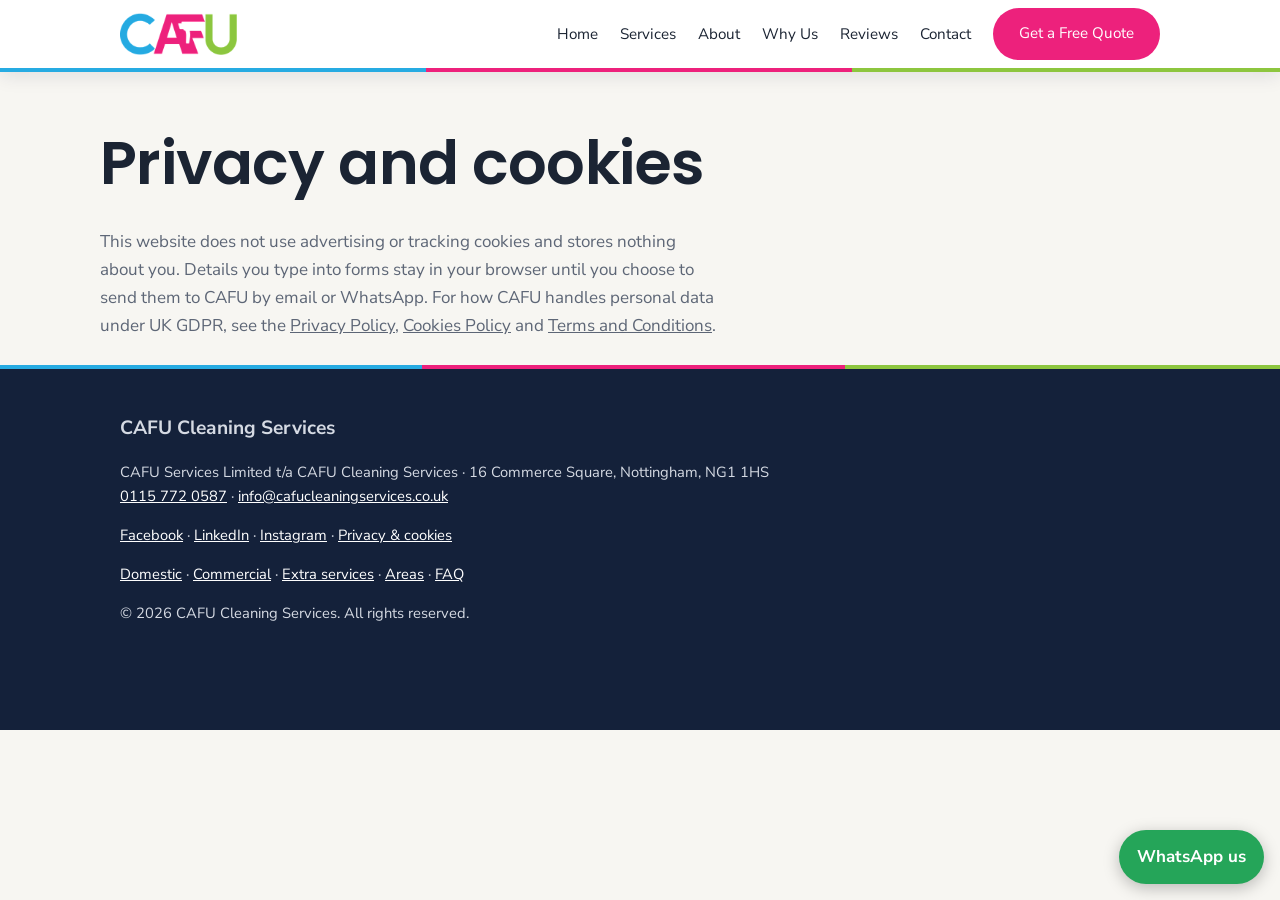
<file: privacy.html>
<!DOCTYPE html>
<html lang="en-GB"><head><meta charset="utf-8">
<meta name="viewport" content="width=device-width, initial-scale=1, viewport-fit=cover">
<link rel="preconnect" href="https://fonts.googleapis.com"><link rel="preconnect" href="https://fonts.gstatic.com" crossorigin><link href="https://fonts.googleapis.com/css2?family=Nunito+Sans:wght@400;600;700&family=Poppins:wght@500;600;700&display=swap" rel="stylesheet">
<title>Privacy | CAFU Cleaning Services, Nottingham</title>
<meta name="description" content="Domestic and commercial cleaning in Nottingham since 2009. Request a free, personalised quotation from CAFU Cleaning Services.">
<link rel="stylesheet" href="css/style.css"></head><body data-page="privacy">
<header><div class="w nav"><a class="logo" href="index.html" aria-label="CAFU Cleaning Services home"><img src="images/imagem-1.png" alt="CAFU Cleaning Services" width="108" height="42" style="display:block;height:42px;width:auto"></a>
<button id="bg" aria-label="Open menu" aria-expanded="false">☰</button>
<nav id="nv" aria-label="Main"><ul><li><a href="index.html">Home</a></li><li><a href="services.html">Services</a></li><li><a href="about.html">About</a></li><li><a href="why-us.html">Why Us</a></li><li><a href="reviews.html">Reviews</a></li><li><a href="contact.html">Contact</a></li><li><a class="btn" href="quote.html">Get a Free Quote</a></li></ul></nav></div></header>
<main>
<div class="pg on" id="p-privacy"><div class="w ph"><h1>Privacy and cookies</h1><p>This website does not use advertising or tracking cookies and stores nothing about you. Details you type into forms stay in your browser until you choose to send them to CAFU by email or WhatsApp. For how CAFU handles personal data under UK GDPR, see the <a href="https://cafucleaningservices.co.uk/privacy-policy/" target="_blank" rel="noopener">Privacy Policy</a>, <a href="https://cafucleaningservices.co.uk/cookies-policy/" target="_blank" rel="noopener">Cookies Policy</a> and <a href="https://cafucleaningservices.co.uk/terms-and-conditions/" target="_blank" rel="noopener">Terms and Conditions</a>.</p></div></div>
</main>
<footer><div class="w"><b style="font-size:1.2rem;font-family:Poppins,"Segoe UI",sans-serif">CAFU Cleaning Services</b><p>CAFU Services Limited t/a CAFU Cleaning Services · 16 Commerce Square, Nottingham, NG1 1HS<br><a href="tel:01157720587">0115 772 0587</a> · <a href="mailto:info@cafucleaningservices.co.uk">info@cafucleaningservices.co.uk</a></p>
<p><a href="https://www.facebook.com/cafucleaningservices" target="_blank" rel="noopener">Facebook</a> · <a href="https://www.linkedin.com/company/cafu-cleaning-services/" target="_blank" rel="noopener">LinkedIn</a> · <a href="https://www.instagram.com/cafuservicesltd/" target="_blank" rel="noopener">Instagram</a> · <a href="privacy.html">Privacy &amp; cookies</a></p><p><a href="domestic.html">Domestic</a> · <a href="commercial.html">Commercial</a> · <a href="extras.html">Extra services</a> · <a href="areas.html">Areas</a> · <a href="faq.html">FAQ</a></p><p>© 2026 CAFU Cleaning Services. All rights reserved.</p></div></footer>
<a id="wa" href="https://wa.me/447925613559" target="_blank" rel="noopener" aria-label="Message us on WhatsApp">WhatsApp us</a><div id="toast" role="status"></div>
<script src="js/script.js"></script></body></html>
</file>
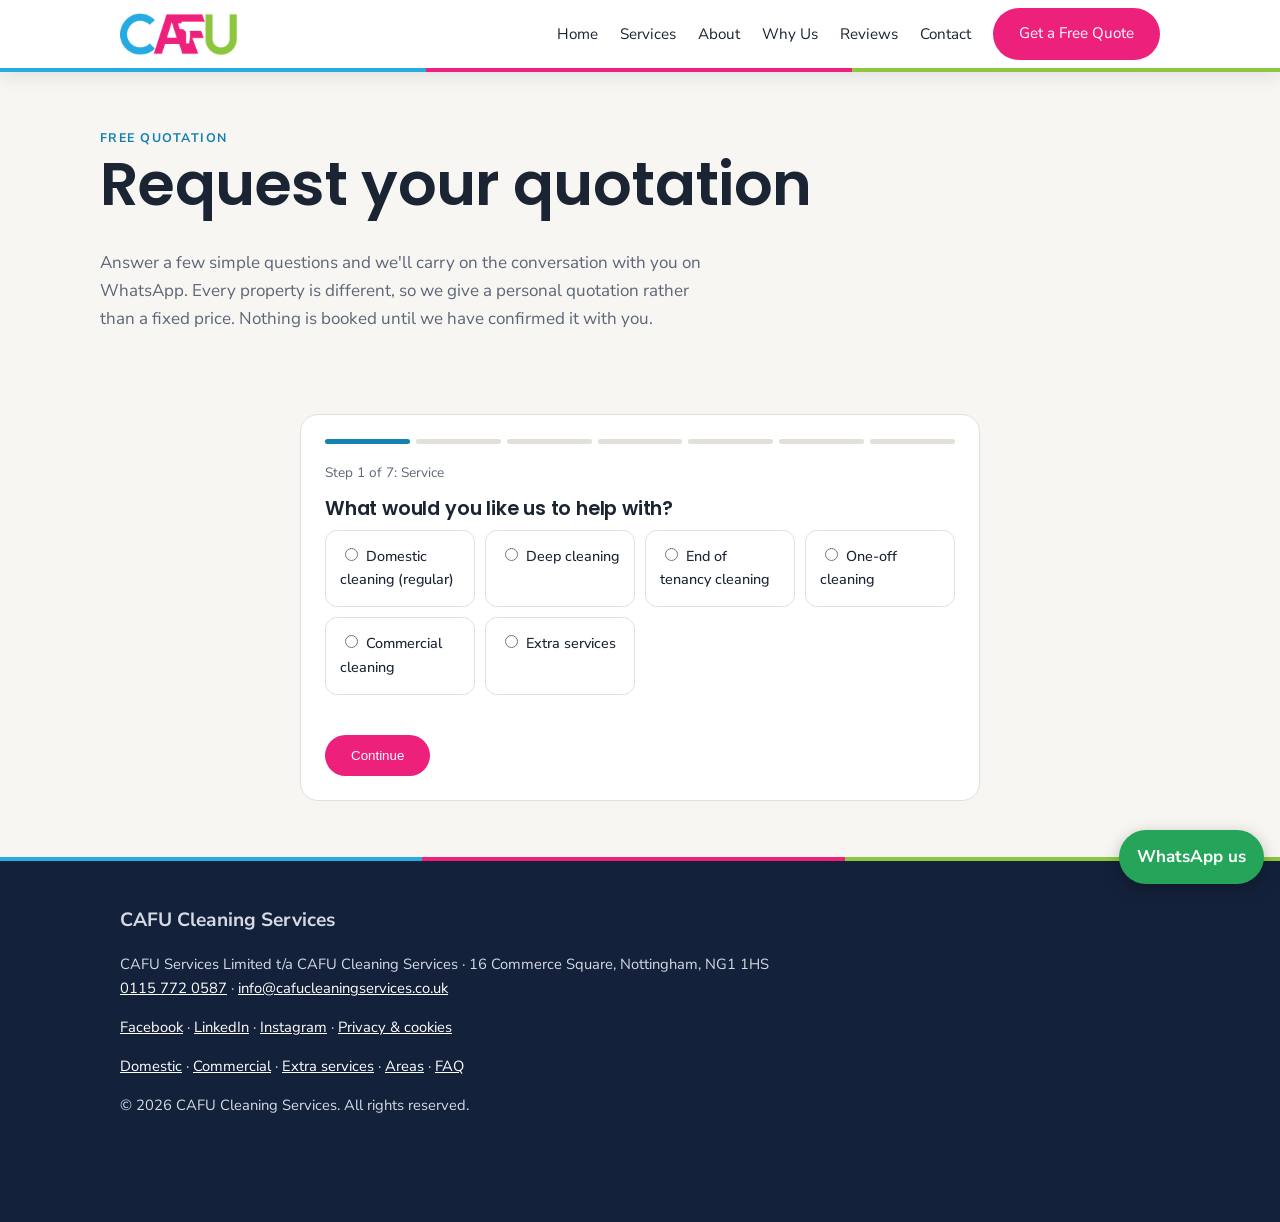
<file: quote.html>
<!DOCTYPE html>
<html lang="en-GB"><head><meta charset="utf-8">
<meta name="viewport" content="width=device-width, initial-scale=1, viewport-fit=cover">
<link rel="preconnect" href="https://fonts.googleapis.com"><link rel="preconnect" href="https://fonts.gstatic.com" crossorigin><link href="https://fonts.googleapis.com/css2?family=Nunito+Sans:wght@400;600;700&family=Poppins:wght@500;600;700&display=swap" rel="stylesheet">
<title>Quote | CAFU Cleaning Services, Nottingham</title>
<meta name="description" content="Domestic and commercial cleaning in Nottingham since 2009. Request a free, personalised quotation from CAFU Cleaning Services.">
<link rel="stylesheet" href="css/style.css"></head><body data-page="quote">
<header><div class="w nav"><a class="logo" href="index.html" aria-label="CAFU Cleaning Services home"><img src="images/imagem-1.png" alt="CAFU Cleaning Services" width="108" height="42" style="display:block;height:42px;width:auto"></a>
<button id="bg" aria-label="Open menu" aria-expanded="false">☰</button>
<nav id="nv" aria-label="Main"><ul><li><a href="index.html">Home</a></li><li><a href="services.html">Services</a></li><li><a href="about.html">About</a></li><li><a href="why-us.html">Why Us</a></li><li><a href="reviews.html">Reviews</a></li><li><a href="contact.html">Contact</a></li><li><a class="btn" href="quote.html">Get a Free Quote</a></li></ul></nav></div></header>
<main>
<div class="pg on" id="p-quote"><div class="w ph"><div class="eye">Free quotation</div><h1>Request your quotation</h1><p>Answer a few simple questions and we'll carry on the conversation with you on WhatsApp. Every property is different, so we give a personal quotation rather than a fixed price. Nothing is booked until we have confirmed it with you.</p></div>
<section><div class="w" style="max-width:720px"><div class="wiz"><div class="pr" id="pr"></div><div id="ws"></div><div class="row" id="wn"></div></div></div></section></div>
</main>
<footer><div class="w"><b style="font-size:1.2rem;font-family:Poppins,"Segoe UI",sans-serif">CAFU Cleaning Services</b><p>CAFU Services Limited t/a CAFU Cleaning Services · 16 Commerce Square, Nottingham, NG1 1HS<br><a href="tel:01157720587">0115 772 0587</a> · <a href="mailto:info@cafucleaningservices.co.uk">info@cafucleaningservices.co.uk</a></p>
<p><a href="https://www.facebook.com/cafucleaningservices" target="_blank" rel="noopener">Facebook</a> · <a href="https://www.linkedin.com/company/cafu-cleaning-services/" target="_blank" rel="noopener">LinkedIn</a> · <a href="https://www.instagram.com/cafuservicesltd/" target="_blank" rel="noopener">Instagram</a> · <a href="privacy.html">Privacy &amp; cookies</a></p><p><a href="domestic.html">Domestic</a> · <a href="commercial.html">Commercial</a> · <a href="extras.html">Extra services</a> · <a href="areas.html">Areas</a> · <a href="faq.html">FAQ</a></p><p>© 2026 CAFU Cleaning Services. All rights reserved.</p></div></footer>
<a id="wa" href="https://wa.me/447925613559" target="_blank" rel="noopener" aria-label="Message us on WhatsApp">WhatsApp us</a><div id="toast" role="status"></div>
<script src="js/script.js"></script></body></html>
</file>
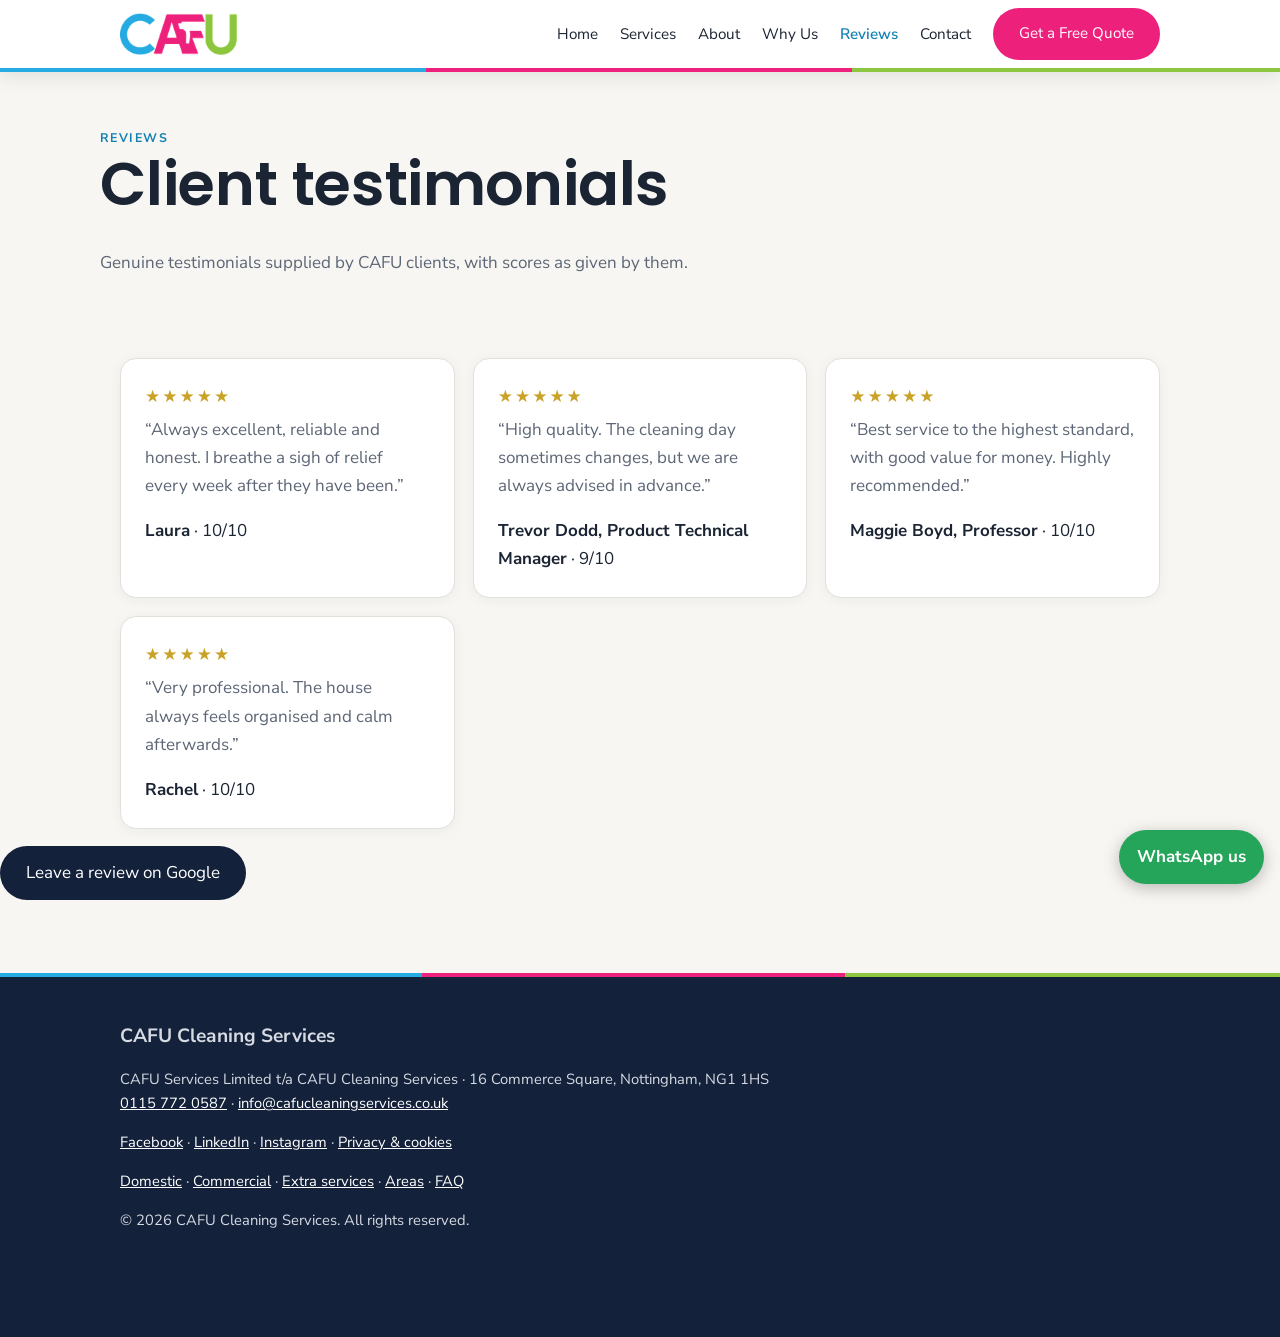
<file: reviews.html>
<!DOCTYPE html>
<html lang="en-GB"><head><meta charset="utf-8">
<meta name="viewport" content="width=device-width, initial-scale=1, viewport-fit=cover">
<link rel="preconnect" href="https://fonts.googleapis.com"><link rel="preconnect" href="https://fonts.gstatic.com" crossorigin><link href="https://fonts.googleapis.com/css2?family=Nunito+Sans:wght@400;600;700&family=Poppins:wght@500;600;700&display=swap" rel="stylesheet">
<title>Reviews | CAFU Cleaning Services, Nottingham</title>
<meta name="description" content="Domestic and commercial cleaning in Nottingham since 2009. Request a free, personalised quotation from CAFU Cleaning Services.">
<link rel="stylesheet" href="css/style.css"></head><body data-page="reviews">
<header><div class="w nav"><a class="logo" href="index.html" aria-label="CAFU Cleaning Services home"><img src="images/imagem-1.png" alt="CAFU Cleaning Services" width="108" height="42" style="display:block;height:42px;width:auto"></a>
<button id="bg" aria-label="Open menu" aria-expanded="false">☰</button>
<nav id="nv" aria-label="Main"><ul><li><a href="index.html">Home</a></li><li><a href="services.html">Services</a></li><li><a href="about.html">About</a></li><li><a href="why-us.html">Why Us</a></li><li><a href="reviews.html">Reviews</a></li><li><a href="contact.html">Contact</a></li><li><a class="btn" href="quote.html">Get a Free Quote</a></li></ul></nav></div></header>
<main>
<div class="pg on" id="p-reviews"><div class="w ph"><div class="eye">Reviews</div><h1>Client testimonials</h1><p>Genuine testimonials supplied by CAFU clients, with scores as given by them.</p></div>
<section><div class="w g" id="rv2"></div><p><a class="btn d" href="https://g.page/r/CZ3RCYAvCNAgECE/review" target="_blank" rel="noopener">Leave a review on Google</a></p></div></section></div>
</main>
<footer><div class="w"><b style="font-size:1.2rem;font-family:Poppins,"Segoe UI",sans-serif">CAFU Cleaning Services</b><p>CAFU Services Limited t/a CAFU Cleaning Services · 16 Commerce Square, Nottingham, NG1 1HS<br><a href="tel:01157720587">0115 772 0587</a> · <a href="mailto:info@cafucleaningservices.co.uk">info@cafucleaningservices.co.uk</a></p>
<p><a href="https://www.facebook.com/cafucleaningservices" target="_blank" rel="noopener">Facebook</a> · <a href="https://www.linkedin.com/company/cafu-cleaning-services/" target="_blank" rel="noopener">LinkedIn</a> · <a href="https://www.instagram.com/cafuservicesltd/" target="_blank" rel="noopener">Instagram</a> · <a href="privacy.html">Privacy &amp; cookies</a></p><p><a href="domestic.html">Domestic</a> · <a href="commercial.html">Commercial</a> · <a href="extras.html">Extra services</a> · <a href="areas.html">Areas</a> · <a href="faq.html">FAQ</a></p><p>© 2026 CAFU Cleaning Services. All rights reserved.</p></div></footer>
<a id="wa" href="https://wa.me/447925613559" target="_blank" rel="noopener" aria-label="Message us on WhatsApp">WhatsApp us</a><div id="toast" role="status"></div>
<script src="js/script.js"></script></body></html>
</file>
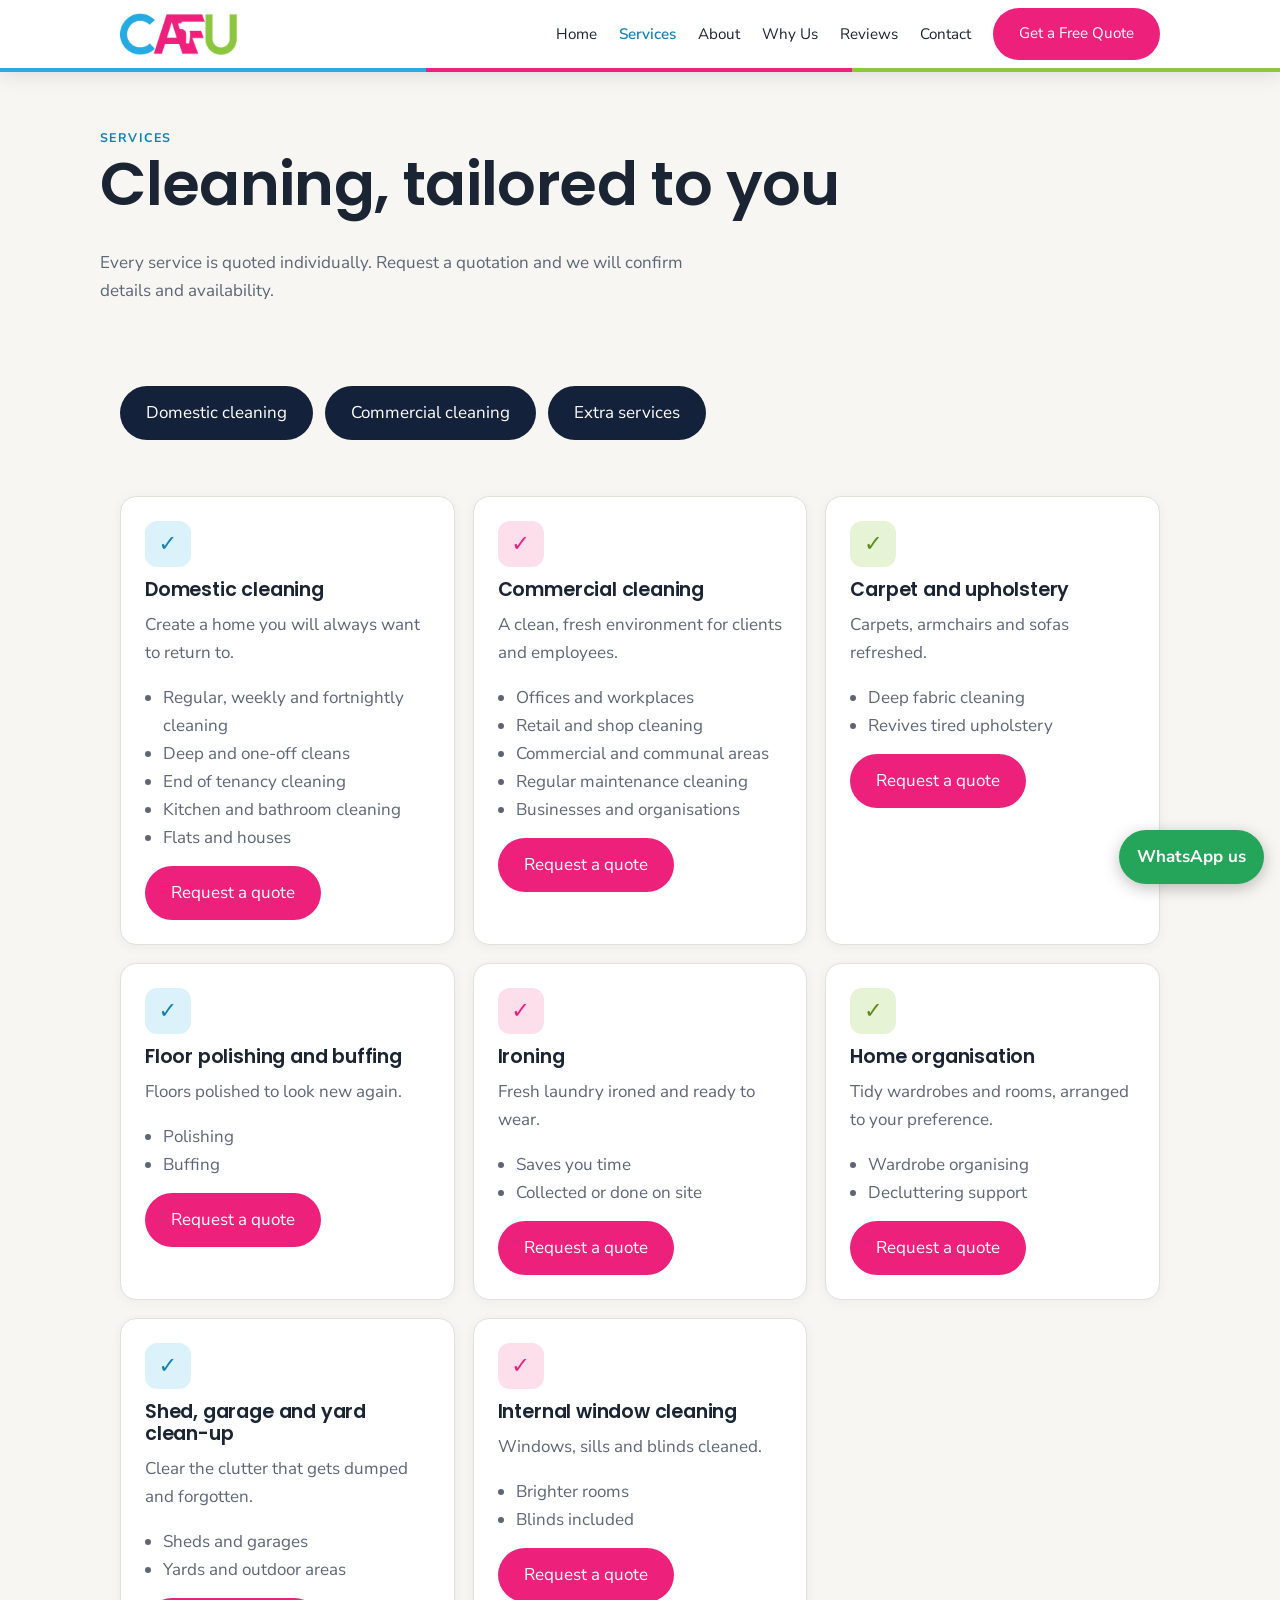
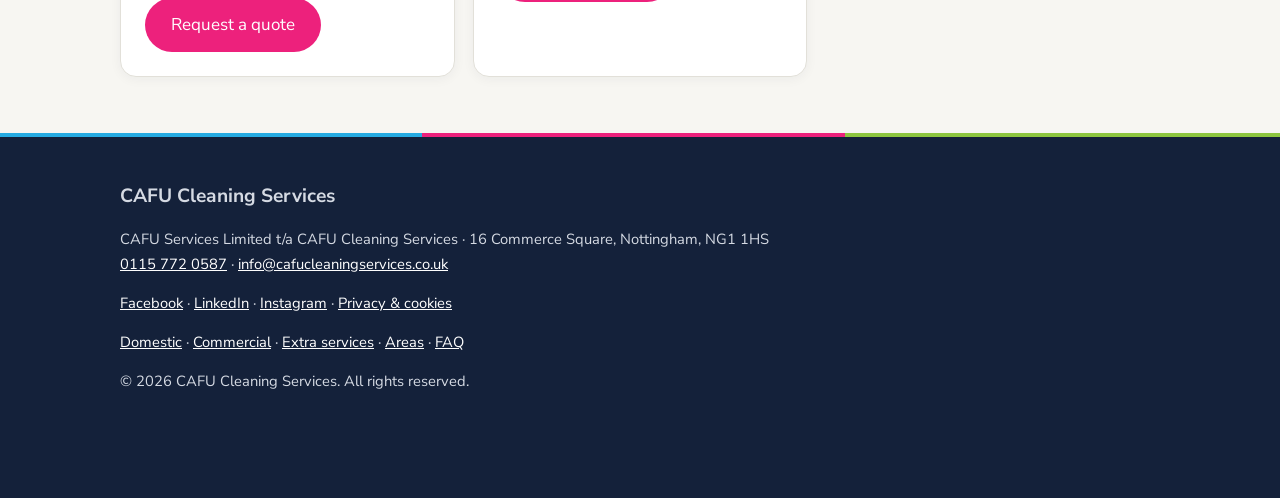
<file: services.html>
<!DOCTYPE html>
<html lang="en-GB"><head><meta charset="utf-8">
<meta name="viewport" content="width=device-width, initial-scale=1, viewport-fit=cover">
<link rel="preconnect" href="https://fonts.googleapis.com"><link rel="preconnect" href="https://fonts.gstatic.com" crossorigin><link href="https://fonts.googleapis.com/css2?family=Nunito+Sans:wght@400;600;700&family=Poppins:wght@500;600;700&display=swap" rel="stylesheet">
<title>Services | CAFU Cleaning Services, Nottingham</title>
<meta name="description" content="Domestic and commercial cleaning in Nottingham since 2009. Request a free, personalised quotation from CAFU Cleaning Services.">
<link rel="stylesheet" href="css/style.css"></head><body data-page="services">
<header><div class="w nav"><a class="logo" href="index.html" aria-label="CAFU Cleaning Services home"><img src="images/imagem-1.png" alt="CAFU Cleaning Services" width="108" height="42" style="display:block;height:42px;width:auto"></a>
<button id="bg" aria-label="Open menu" aria-expanded="false">☰</button>
<nav id="nv" aria-label="Main"><ul><li><a href="index.html">Home</a></li><li><a href="services.html">Services</a></li><li><a href="about.html">About</a></li><li><a href="why-us.html">Why Us</a></li><li><a href="reviews.html">Reviews</a></li><li><a href="contact.html">Contact</a></li><li><a class="btn" href="quote.html">Get a Free Quote</a></li></ul></nav></div></header>
<main>
<div class="pg on" id="p-services"><div class="w ph"><div class="eye">Services</div><h1>Cleaning, tailored to you</h1><p>Every service is quoted individually. Request a quotation and we will confirm details and availability.</p></div>
<section style="padding-bottom:0"><div class="w row" style="margin-top:0"><a class="btn d" href="domestic.html">Domestic cleaning</a><a class="btn d" href="commercial.html">Commercial cleaning</a><a class="btn d" href="extras.html">Extra services</a></div></section><section><div class="w g" id="svc"></div></section></div>
</main>
<footer><div class="w"><b style="font-size:1.2rem;font-family:Poppins,"Segoe UI",sans-serif">CAFU Cleaning Services</b><p>CAFU Services Limited t/a CAFU Cleaning Services · 16 Commerce Square, Nottingham, NG1 1HS<br><a href="tel:01157720587">0115 772 0587</a> · <a href="mailto:info@cafucleaningservices.co.uk">info@cafucleaningservices.co.uk</a></p>
<p><a href="https://www.facebook.com/cafucleaningservices" target="_blank" rel="noopener">Facebook</a> · <a href="https://www.linkedin.com/company/cafu-cleaning-services/" target="_blank" rel="noopener">LinkedIn</a> · <a href="https://www.instagram.com/cafuservicesltd/" target="_blank" rel="noopener">Instagram</a> · <a href="privacy.html">Privacy &amp; cookies</a></p><p><a href="domestic.html">Domestic</a> · <a href="commercial.html">Commercial</a> · <a href="extras.html">Extra services</a> · <a href="areas.html">Areas</a> · <a href="faq.html">FAQ</a></p><p>© 2026 CAFU Cleaning Services. All rights reserved.</p></div></footer>
<a id="wa" href="https://wa.me/447925613559" target="_blank" rel="noopener" aria-label="Message us on WhatsApp">WhatsApp us</a><div id="toast" role="status"></div>
<script src="js/script.js"></script></body></html>
</file>
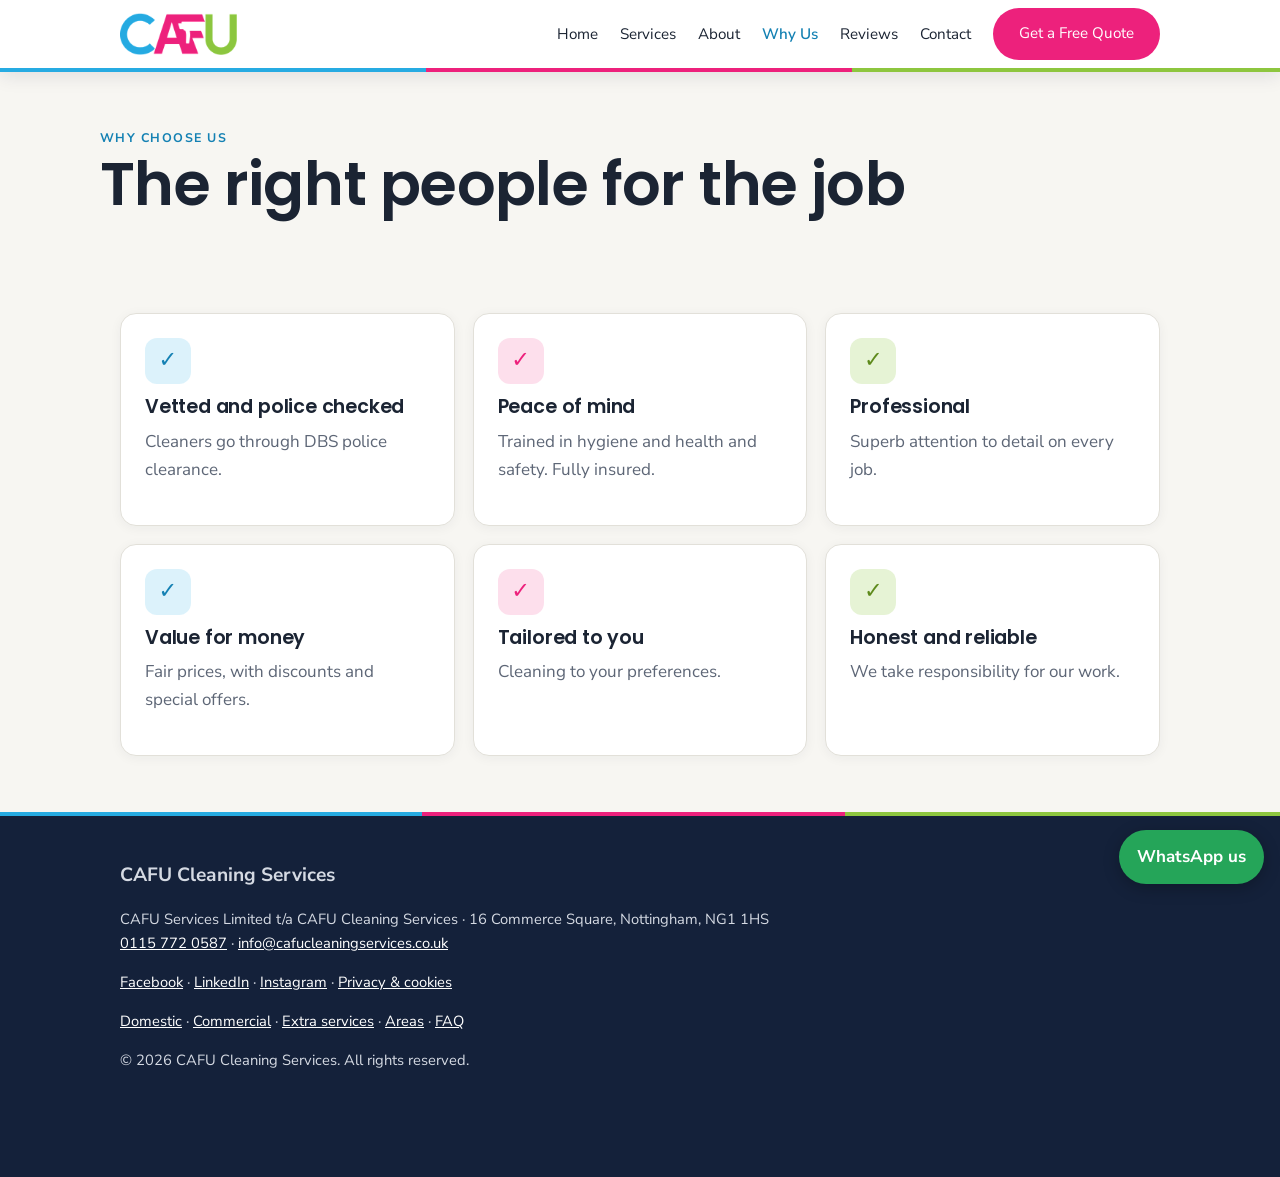
<file: why-us.html>
<!DOCTYPE html>
<html lang="en-GB"><head><meta charset="utf-8">
<meta name="viewport" content="width=device-width, initial-scale=1, viewport-fit=cover">
<link rel="preconnect" href="https://fonts.googleapis.com"><link rel="preconnect" href="https://fonts.gstatic.com" crossorigin><link href="https://fonts.googleapis.com/css2?family=Nunito+Sans:wght@400;600;700&family=Poppins:wght@500;600;700&display=swap" rel="stylesheet">
<title>Why Us | CAFU Cleaning Services, Nottingham</title>
<meta name="description" content="Domestic and commercial cleaning in Nottingham since 2009. Request a free, personalised quotation from CAFU Cleaning Services.">
<link rel="stylesheet" href="css/style.css"></head><body data-page="why-us">
<header><div class="w nav"><a class="logo" href="index.html" aria-label="CAFU Cleaning Services home"><img src="images/imagem-1.png" alt="CAFU Cleaning Services" width="108" height="42" style="display:block;height:42px;width:auto"></a>
<button id="bg" aria-label="Open menu" aria-expanded="false">☰</button>
<nav id="nv" aria-label="Main"><ul><li><a href="index.html">Home</a></li><li><a href="services.html">Services</a></li><li><a href="about.html">About</a></li><li><a href="why-us.html">Why Us</a></li><li><a href="reviews.html">Reviews</a></li><li><a href="contact.html">Contact</a></li><li><a class="btn" href="quote.html">Get a Free Quote</a></li></ul></nav></div></header>
<main>
<div class="pg on" id="p-why-us"><div class="w ph"><div class="eye">Why choose us</div><h1>The right people for the job</h1></div><section><div class="w g" id="why2"></div></section></div>
</main>
<footer><div class="w"><b style="font-size:1.2rem;font-family:Poppins,"Segoe UI",sans-serif">CAFU Cleaning Services</b><p>CAFU Services Limited t/a CAFU Cleaning Services · 16 Commerce Square, Nottingham, NG1 1HS<br><a href="tel:01157720587">0115 772 0587</a> · <a href="mailto:info@cafucleaningservices.co.uk">info@cafucleaningservices.co.uk</a></p>
<p><a href="https://www.facebook.com/cafucleaningservices" target="_blank" rel="noopener">Facebook</a> · <a href="https://www.linkedin.com/company/cafu-cleaning-services/" target="_blank" rel="noopener">LinkedIn</a> · <a href="https://www.instagram.com/cafuservicesltd/" target="_blank" rel="noopener">Instagram</a> · <a href="privacy.html">Privacy &amp; cookies</a></p><p><a href="domestic.html">Domestic</a> · <a href="commercial.html">Commercial</a> · <a href="extras.html">Extra services</a> · <a href="areas.html">Areas</a> · <a href="faq.html">FAQ</a></p><p>© 2026 CAFU Cleaning Services. All rights reserved.</p></div></footer>
<a id="wa" href="https://wa.me/447925613559" target="_blank" rel="noopener" aria-label="Message us on WhatsApp">WhatsApp us</a><div id="toast" role="status"></div>
<script src="js/script.js"></script></body></html>
</file>
<file: css/style.css>
:root{--bg:#f7f6f2;--sf:#fff;--tx:#1b2433;--mu:#5d6676;--navy:#14213a;--sage:#1481b3;--sagel:#e5f4fb;--b:#26ABE2;--pk:#ED217C;--gr:#8DC63F;--bd:#e2e0d9;box-sizing:border-box;padding-top:env(safe-area-inset-top,0px);padding-bottom:env(safe-area-inset-bottom,0px)}
@media(prefers-color-scheme:dark){:root:not([data-theme=light]){color-scheme:dark;--bg:#0f1624;--sf:#172136;--tx:#eef0f4;--mu:#a3acba;--navy:#0a1020;--sage:#26ABE2;--sagel:#16303d;--bd:#283249}}
html{scroll-padding-top:env(safe-area-inset-top,0px);scroll-behavior:smooth}
*{box-sizing:inherit}body{margin:0;background:var(--bg);color:var(--tx);font:17px/1.65 "Nunito Sans","Segoe UI",system-ui,sans-serif}
h1,h2,h3{font-family:Poppins,"Segoe UI",system-ui,sans-serif;line-height:1.15;margin:0 0 .5em;font-weight:600;letter-spacing:-.01em}
h1{font-size:clamp(2.2rem,7vw,3.8rem)}h2{font-size:clamp(1.7rem,4.5vw,2.4rem)}h3{font-size:1.2rem}
a{color:inherit}.w{max-width:1080px;margin:auto;padding:0 20px}section{padding:56px 0}
header{position:sticky;top:env(safe-area-inset-top,0px);z-index:20;background:var(--sf);box-shadow:0 4px 18px rgba(20,33,58,.1)}header:after{content:"";display:block;height:4px;background:linear-gradient(90deg,var(--b) 33.3%,var(--pk) 33.3% 66.6%,var(--gr) 66.6%)}.tr div:nth-child(2){border-color:var(--pk)}.tr div:nth-child(3){border-color:var(--gr)}.tr div:nth-child(4){border-color:var(--b)}.c:hover{border-color:var(--b)}nav a:not(.btn):hover{color:var(--pk)}footer{border-top:4px solid;border-image:linear-gradient(90deg,#26ABE2 33%,#ED217C 33% 66%,#8DC63F 66%) 1}
.nav{display:flex;align-items:center;justify-content:space-between;height:68px}
.logo{font:700 1.3rem Poppins,"Segoe UI",sans-serif;text-decoration:none;color:var(--tx)}.logo b{color:var(--sage)}
nav ul{display:flex;gap:22px;list-style:none;margin:0;padding:0;align-items:center}nav a{text-decoration:none;font-size:.95rem}
nav a.on{color:var(--sage);font-weight:600}
.btn{display:inline-block;border:0;border-radius:999px;padding:13px 26px;font:600 1rem inherit;background:var(--pk);color:#fff;cursor:pointer;text-decoration:none}
.btn.d{background:var(--navy);color:#fff}.btn.o{background:transparent;border:1.5px solid currentColor;color:inherit}
#bg{display:none;background:none;border:0;font-size:1.7rem;color:var(--tx);cursor:pointer}
@media(max-width:820px){#bg{display:block}nav{position:absolute;left:0;right:0;top:68px;background:var(--sf);border-bottom:1px solid var(--bd);display:none;padding:12px 20px 20px}nav.open{display:block}nav ul{flex-direction:column;align-items:flex-start;gap:14px}}
.hero{background:var(--navy);color:#fff;padding:84px 0;position:relative;overflow:hidden}
.hero:after{content:"";position:absolute;right:-120px;top:-120px;width:420px;height:420px;border-radius:50%;background:var(--b);opacity:.22}
.hero p{max-width:560px;font-size:1.15rem;opacity:.9}.row{display:flex;gap:12px;flex-wrap:wrap;margin-top:24px}
.tr{display:grid;grid-template-columns:repeat(auto-fit,minmax(150px,1fr));gap:12px;margin-top:40px;position:relative}
.tr div{border-top:2px solid var(--sage);padding-top:8px;font-size:.9rem}.tr b{display:block;font-size:1.05rem}
.eye{color:var(--sage);font-weight:700;letter-spacing:.12em;text-transform:uppercase;font-size:.78rem}
.g{display:grid;grid-template-columns:repeat(auto-fit,minmax(250px,1fr));gap:18px}
.c{background:var(--sf);border:1px solid var(--bd);border-radius:16px;padding:24px;box-shadow:0 2px 12px rgba(20,33,58,.05)}
.c .ic{width:46px;height:46px;border-radius:12px;background:var(--sagel);display:grid;place-items:center;font-size:1.4rem;margin-bottom:12px}
.c p{color:var(--mu);margin:.3em 0 1em}.c ul{padding-left:18px;color:var(--mu);margin:0 0 14px}
.alt{background:var(--sagel)}.pg{display:none}.pg.on{display:block}
.ph{padding:56px 0 8px}.ph p{color:var(--mu);max-width:620px}
details{background:var(--sf);border:1px solid var(--bd);border-radius:12px;padding:14px 18px;margin-bottom:10px}summary{cursor:pointer;font-weight:600}
form,.wiz{background:var(--sf);border:1px solid var(--bd);border-radius:18px;padding:24px}
label{display:block;font-weight:600;font-size:.9rem;margin:14px 0 4px}
input,select,textarea{width:100%;padding:12px;border:1px solid var(--bd);border-radius:10px;background:var(--bg);color:var(--tx);font:inherit}
input:focus,select:focus,textarea:focus,button:focus-visible,a:focus-visible,summary:focus-visible{outline:3px solid var(--sage);outline-offset:2px}
.er{color:#c0392b;font-size:.85rem;min-height:1em;margin-top:3px}.two{display:grid;grid-template-columns:1fr 1fr;gap:12px}
@media(max-width:520px){.two{grid-template-columns:1fr}}
.pr{display:flex;gap:6px;margin-bottom:18px}.pr i{flex:1;height:5px;border-radius:3px;background:var(--bd)}.pr i.on{background:var(--sage)}
.opt{display:grid;grid-template-columns:repeat(auto-fit,minmax(150px,1fr));gap:10px}
.opt label{border:1.5px solid var(--bd);border-radius:12px;padding:14px;margin:0;cursor:pointer;font-weight:500}
.opt input{width:auto;margin-right:8px}.opt label:has(input:checked){border-color:var(--sage);background:var(--sagel)}
.sum{width:100%;border-collapse:collapse}.sum td{padding:8px 0;border-bottom:1px solid var(--bd);vertical-align:top}.sum td:first-child{color:var(--mu);width:42%}
.ok{background:var(--sagel);border-radius:14px;padding:20px;margin-top:14px}
.note{font-size:.85rem;color:var(--mu)}.stars{color:#c9a227;letter-spacing:2px}
.chips{display:flex;flex-wrap:wrap;gap:8px}.chips span{background:var(--sf);border:1px solid var(--bd);border-radius:999px;padding:6px 14px;font-size:.9rem}
footer{background:var(--navy);color:#d5dae3;padding:44px 0 90px;font-size:.92rem}footer a{color:#fff}
#wa{position:fixed;right:16px;bottom:calc(16px + env(safe-area-inset-bottom,0px));z-index:30;background:#25a559;color:#fff;border-radius:999px;padding:13px 18px;font-weight:700;text-decoration:none;box-shadow:0 4px 16px rgba(0,0,0,.25)}
#toast{position:fixed;left:50%;bottom:80px;transform:translateX(-50%);background:var(--navy);color:#fff;padding:12px 20px;border-radius:10px;z-index:40;display:none}
@media(prefers-reduced-motion:no-preference){.pg.on{animation:f .35s}@keyframes f{from{opacity:0;transform:translateY(8px)}}}
</file>
